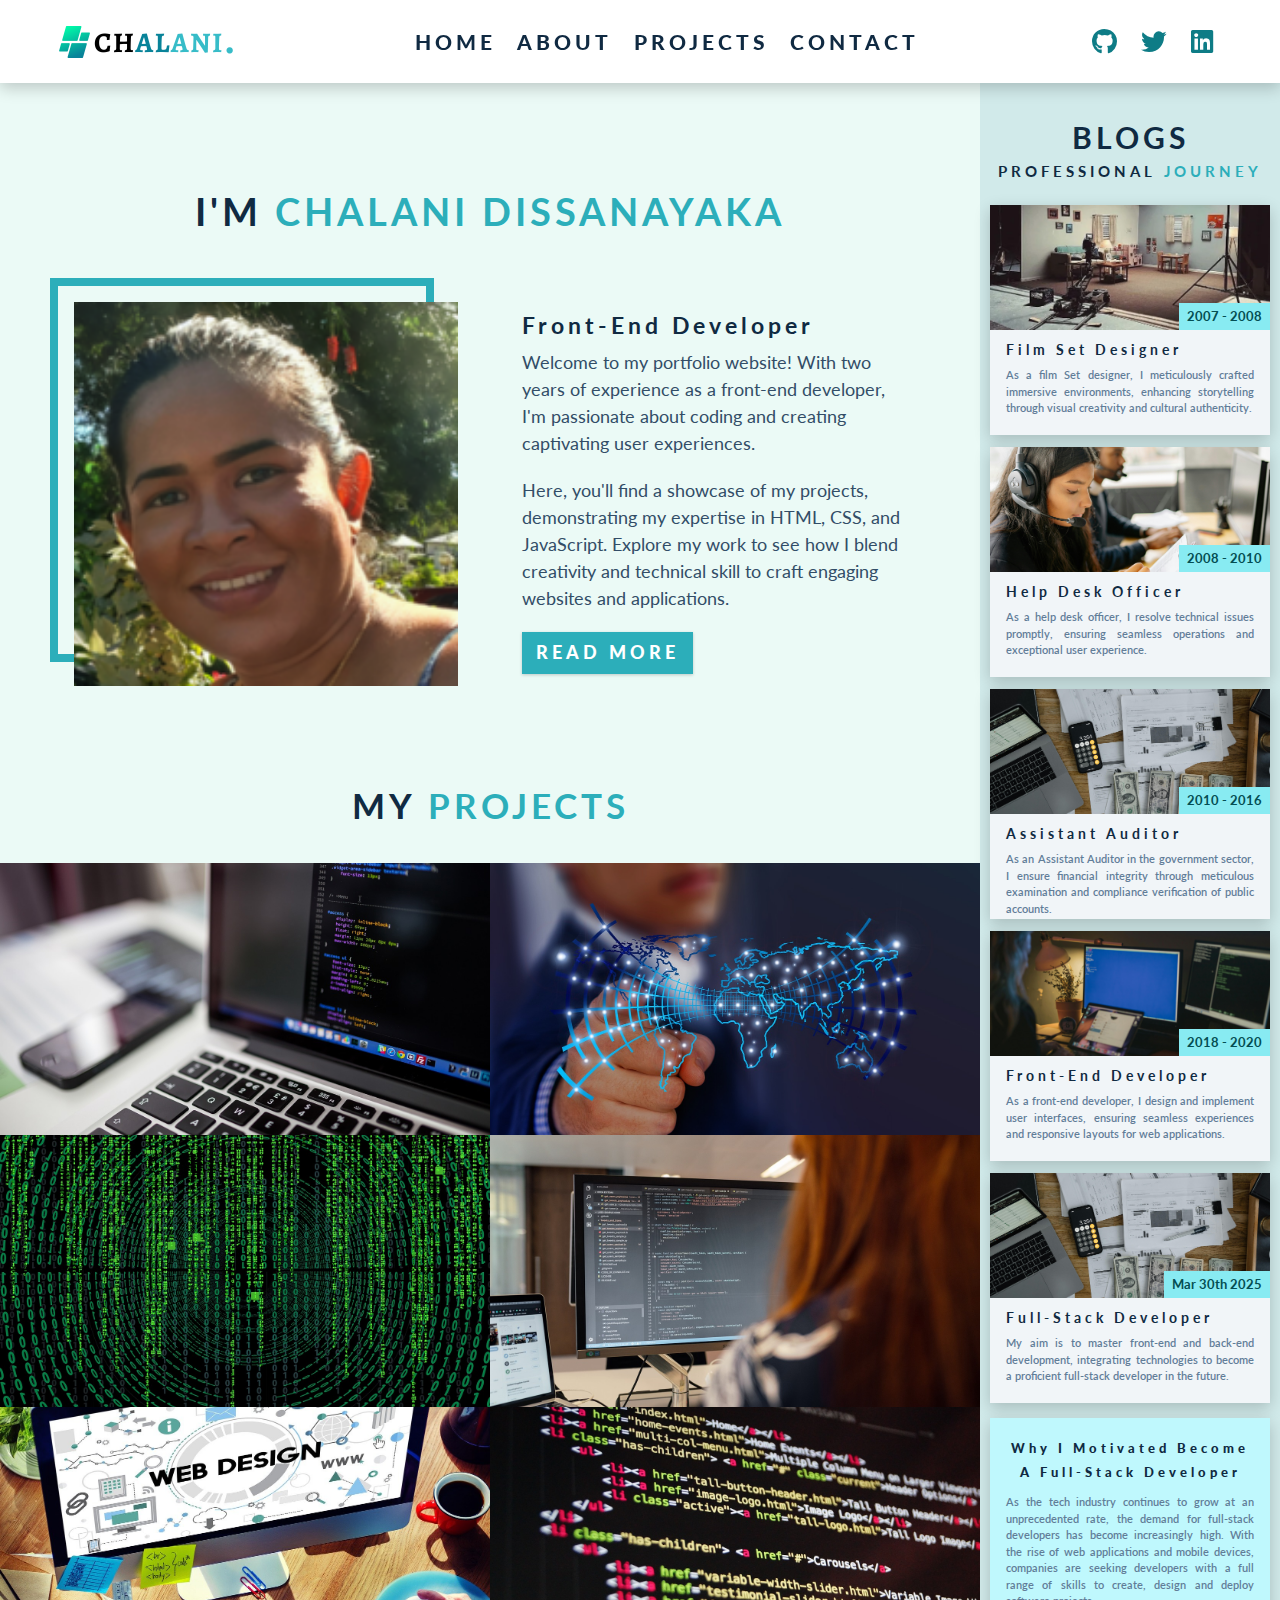
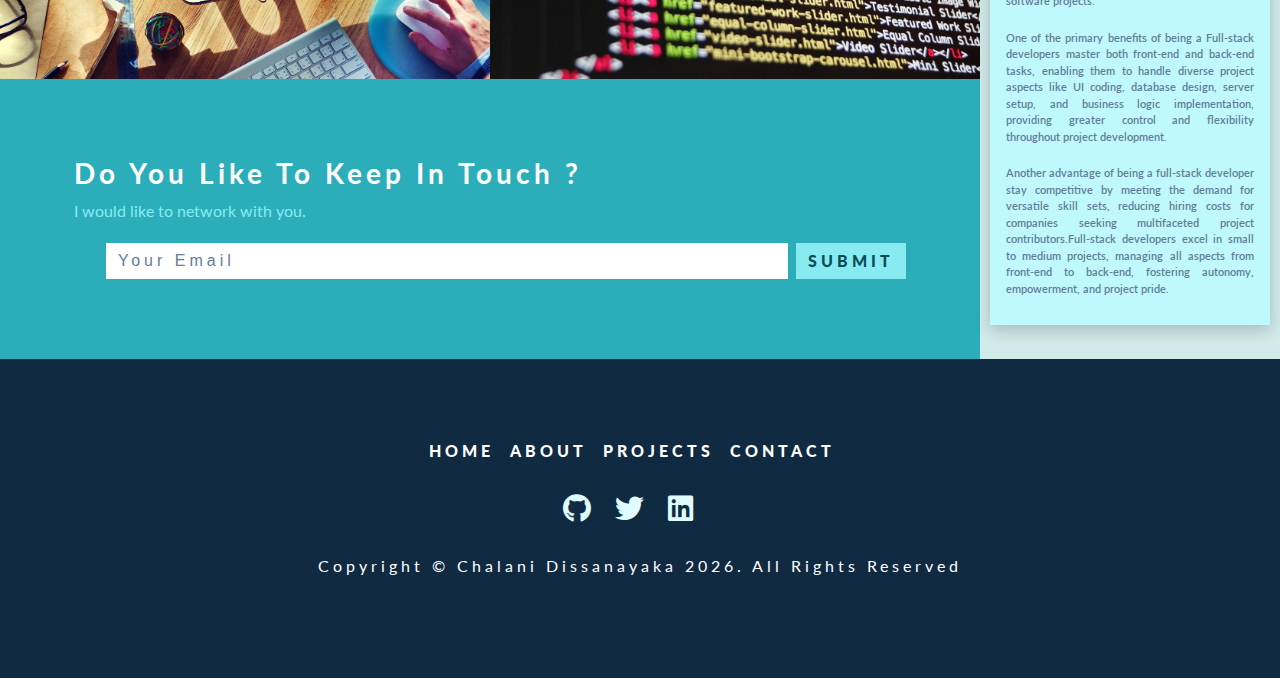
<file: src/index.html>
<!DOCTYPE html>
<html lang="en">
  <head>
    <meta charset="UTF-8" />
    <meta name="viewport" content="width=device-width, initial-scale=1.0" />
    <meta http-equiv="X-UA-Compatible" content="ie=edge" />
    <title>Chalani Dissanayaka || Portfolio</title>
    <!-- favicon -->
    <link
      rel="shortcut icon"
      href="./images/B-icon-1.png"
      type="image/x-icon"
    />
    <!-- font-awesome -->
    <link
      rel="stylesheet"
      href="./fontawesome-free-5.12.1-web/css/all.min.css"
    />
    <!-- styles css -->
    <link rel="stylesheet" href="./css/style.css" />
  </head>

  <body>
    <!-- header  -->
    <header class="main-head">
      <!-- navbar -->
      <nav class="navbar">
        <div class="nav-center">
          <!-- nav header -->
          <div class="nav-header">
            <img src="./images/logo-2.png" class="nav-logo" alt="" />
            <button type="button" class="nav-toggle" id="nav-toggle">
              <i class="fas fa-bars"></i>
            </button>
          </div>
          <!-- end of nav header -->
          <!-- nav links -->
          <ul class="nav-links" id="nav-links">
            <!-- single link -->
            <li>
              <a href="index.html" class="nav-link scroll-link">home</a>
            </li>
            <!-- end of single link -->
            <!-- single link -->
            <li>
              <a href="about.html" class="nav-link scroll-link">about</a>
            </li>
            <!-- end of single link -->
            <!-- single link -->
            <li>
              <a href="project.html" class="nav-link scroll-link">projects</a>
            </li>
            <!-- end of single link -->
            <!-- single link -->
            <li>
              <a href="contact.html" class="nav-link scroll-link">contact</a>
            </li>
            <!-- end of single link -->
          </ul>
          <!-- end of nav links -->
          <!-- nav icons -->
          <ul class="nav-icons">
            <!-- single icon -->
            <li>
              <a
                href="https://github.com/ChalaniDissanayaka"
                target="_blank"
                class="nav-icon"
              >
                <i class="fab fa-github"></i>
              </a>
            </li>
            <!-- end of single icon -->
            <!-- single icon -->
            <li>
              <a
                href="https://www.twitter.com"
                target="_blank"
                class="nav-icon"
              >
                <i class="fab fa-twitter"></i>
              </a>
            </li>
            <!-- end of single icon -->
            <!-- single icon -->
            <li>
              <a
                href="https://www.linkedin.com/in/chalani-dissanayaka-3b4830320/"
                target="_blank"
                class="nav-icon"
              >
                <i class="fab fa-linkedin"></i>
              </a>
            </li>
            <!-- end of single icon -->
          </ul>
          <!-- end of nav icons -->
        </div>
      </nav>
    </header>
    <!-- end of header  -->

    <div class="container">
      <!-- about section -->
      <section class="section about-section">
        <!-- section-title -->
        <div class="section-title">
          <h2>I'm <span>Chalani Dissanayaka</span></h2>
        </div>
        <!-- end of section-title -->
        <div class="section-center about-center">
          <!-- about img wrapper -->
          <article class="about-img">
            <img
              src="./images/about.png"
              class="about-photo"
              alt="about photo"
            />
          </article>
          <!-- about info -->
          <article class="about-info">
            <h3>Front-end Developer</h3>
            <p>
              Welcome to my portfolio website! With two years of experience as a
              front-end developer, I'm passionate about coding and creating
              captivating user experiences.
            </p>
            <p>
              Here, you'll find a showcase of my projects, demonstrating my
              expertise in HTML, CSS, and JavaScript. Explore my work to see how
              I blend creativity and technical skill to craft engaging websites
              and applications.
            </p>
            <a href="about.html" class="btn"> read more</a>
          </article>
        </div>
      </section>
      <!-- end of about section -->

      <!-- -------- Project-Gallery ----  -->
      <section class="project-gallery">
        <!-- section-title -->
        <div class="section-title">
          <h2>My <span>Projects</span></h2>
        </div>
        <div class="gallery-center">
          <!-- single item -->
          <article class="gallery-img-container">
            <a href="project.html" class="gallery-img">
              <img src="./images/gallery-1.jpg" class="gallery-img" alt="" />
              <i class="fas fa-search gallery-icon"></i>
            </a>
          </article>
          <!-- end of single item -->

          <!-- single item -->
          <article class="gallery-img-container">
            <a href="project.html" class="gallery-img">
              <img src="./images/gallery-2.jpg" class="gallery-img" alt="" />
              <i class="fas fa-search gallery-icon"></i>
            </a>
          </article>
          <!-- end of single item -->
          <!-- single item -->
          <article class="gallery-img-container">
            <a href="project.html" class="gallery-img">
              <img src="./images/gallery-3.jpg" class="gallery-img" alt="" />
              <i class="fas fa-search gallery-icon"></i>
            </a>
          </article>
          <!-- end of single item -->
          <!-- single item -->
          <article class="gallery-img-container">
            <a href="project.html" class="gallery-img">
              <img src="./images/gallery-4.jpg" class="gallery-img" alt="" />
              <i class="fas fa-search gallery-icon"></i>
            </a>
          </article>
          <!-- end of single item -->
          <!-- single item -->
          <article class="gallery-img-container">
            <a href="project.html" class="gallery-img">
              <img src="./images/gallery-5.jpg" class="gallery-img" alt="" />
              <i class="fas fa-search gallery-icon"></i>
            </a>
          </article>
          <!-- end of single item -->
          <!-- single item -->
          <article class="gallery-img-container">
            <a href="project.html" class="gallery-img">
              <img src="./images/gallery-6.jpg" class="gallery-img" alt="" />
              <i class="fas fa-search gallery-icon"></i>
            </a>
          </article>
          <!-- end of single item -->
        </div>
      </section>
      <!-- ------ end of Project Gallery ------- -->

      <!-- --------- Contact Section --------- -->
      <section class="contact-me">
        <!-- contact -->
        <section class="section contact">
          <div class="section-center contact-center">
            <!-- contact title -->
            <article class="contact-title">
              <h3>Do you like to keep in touch ?</h3>
              <p>I would like to network with you.</p>
            </article>
            <!-- contact form -->
            <form class="contact-form">
              <input
                type="email"
                name="email"
                class="form-control"
                placeholder="your email"
              />
              <button type="submit" class="btn-submit">submit</button>
            </form>
          </div>
        </section>
        <!-- end of section -->
      </section>
      <!-- ------ end of Contact Section ---- -->

      <!-- ----------Aside Blog Section ------ -->
      <aside class="sidebar">
        <!-- section-title -->
        <div class="section-title">
          <h1>Blogs</h1>
          <h2>Professional <span>Journey</span></h2>
        </div>
        <!-- end of section-title -->

        <!-- aside-center -->
        <div class="section-center aside-center">
          <!-- single blog -->
          <article class="blog-card">
            <div class="blog-img-container">
              <img src="images/blog-img-1.png" class="blog-img" alt="" />
              <p class="blog-date">2007 - 2008</p>
            </div>
            <!-- blog info -->
            <div class="blog-info">
              <h4>film set designer</h4>
              <p>
                As a film Set designer, I meticulously crafted immersive
                environments, enhancing storytelling through visual creativity
                and cultural authenticity.
              </p>
            </div>
            <!-- end of blog info -->
          </article>
          <!-- end of single blog -->

          <!-- single blog -->
          <article class="blog-card">
            <div class="blog-img-container">
              <img src="images/blog-img-3.png" class="blog-img" alt="" />
              <p class="blog-date">2008 - 2010</p>
            </div>
            <!-- blog info -->
            <div class="blog-info">
              <h4>help desk officer</h4>
              <p>
                As a help desk officer, I resolve technical issues promptly,
                ensuring seamless operations and exceptional user experience.
              </p>
            </div>
            <!-- end of blog info -->
          </article>
          <!-- end of single blog -->

          <!-- single blog -->
          <article class="blog-card">
            <div class="blog-img-container">
              <img src="images/blog-img-2.png" class="blog-img" alt="" />
              <p class="blog-date">2010 - 2016</p>
            </div>
            <!-- blog info -->
            <div class="blog-info">
              <h4>Assistant Auditor</h4>
              <p>
                As an Assistant Auditor in the government sector, I ensure
                financial integrity through meticulous examination and
                compliance verification of public accounts.
              </p>
            </div>
            <!-- end of blog info -->
          </article>
          <!-- end of single blog -->

          <!-- single blog -->
          <article class="blog-card">
            <div class="blog-img-container">
              <img src="images/blog-img-4.png" class="blog-img" alt="" />
              <p class="blog-date">2018 - 2020</p>
            </div>
            <!-- blog info -->
            <div class="blog-info">
              <h4>front-end developer</h4>
              <p>
                As a front-end developer, I design and implement user
                interfaces, ensuring seamless experiences and responsive layouts
                for web applications.
              </p>
            </div>
            <!-- end of blog info -->
          </article>
          <!-- end of single blog -->

          <!-- single blog -->
          <article class="blog-card">
            <div class="blog-img-container">
              <img src="images/blog-img-2.png" class="blog-img" alt="" />
              <p class="blog-date">Mar 30th 2025</p>
            </div>
            <!-- blog info -->
            <div class="blog-info">
              <h4>Full-Stack Developer</h4>
              <p>
                My aim is to master front-end and back-end development,
                integrating technologies to become a proficient full-stack
                developer in the future.
              </p>
            </div>
            <!-- end of blog info -->
          </article>
          <!-- end of single blog -->
          <!-- single blog -->
          <article class="blog-card news-card">
            <!-- blog info -->
            <div class="blog-info news-info">
              <h4>Why I motivated become a Full-Stack Developer</h4>
              <p>
                As the tech industry continues to grow at an unprecedented rate,
                the demand for full-stack developers has become increasingly
                high. With the rise of web applications and mobile devices,
                companies are seeking developers with a full range of skills to
                create, design and deploy software projects.
              </p>
              <p>
                One of the primary benefits of being a Full-stack developers
                master both front-end and back-end tasks, enabling them to
                handle diverse project aspects like UI coding, database design,
                server setup, and business logic implementation, providing
                greater control and flexibility throughout project development.
              </p>
              <p>
                Another advantage of being a full-stack developer stay
                competitive by meeting the demand for versatile skill sets,
                reducing hiring costs for companies seeking multifaceted project
                contributors.Full-stack developers excel in small to medium
                projects, managing all aspects from front-end to back-end,
                fostering autonomy, empowerment, and project pride.
              </p>
            </div>
            <!-- end of blog info -->
          </article>
          <!-- end of single blog -->
        </div>
      </aside>
      <!-- ------ end of Aside Blog Section ------ -->
    </div>

    <!-- -------- Footer ------------- -->
    <footer class="section footer">
      <!-- footer links -->
      <ul class="footer-links">
        <!-- single link -->
        <li>
          <a href="index.html" class="footer-link scroll-link">home</a>
        </li>
        <!-- end of single link -->
        <!-- single link -->
        <li>
          <a href="about.html" class="footer-link scroll-link">about</a>
        </li>
        <!-- end of single link -->
        <!-- single link -->
        <li>
          <a href="project.html" class="footer-link scroll-link">projects</a>
        </li>
        <!-- end of single link -->
        <!-- single link -->
        <li>
          <a href="contact.html" class="footer-link scroll-link">contact</a>
        </li>
        <!-- end of single link -->
      </ul>
      <!-- end of footer links -->
      <!-- footer icons -->
      <ul class="footer-icons">
        <!-- single icon -->
        <li>
          <a
            href="https://github.com/ChalaniDissanayaka"
            target="_blank"
            class="footer-icon"
          >
            <i class="fab fa-github"></i>
          </a>
        </li>
        <!-- end of single icon -->
        <!-- single icon -->
        <li>
          <a href="https://www.twitter.com" target="_blank" class="footer-icon">
            <i class="fab fa-twitter"></i>
          </a>
        </li>
        <!-- end of single icon -->
        <!-- single icon -->
        <li>
          <a
            href="https://www.linkedin.com/in/chalani-dissanayaka-3b4830320/"
            target="_blank"
            class="footer-icon"
          >
            <i class="fab fa-linkedin"></i>
          </a>
        </li>
        <!-- end of single icon -->
      </ul>
      <!-- end of footer icons -->
      <p class="copyright">
        copyright &copy; chalani dissanayaka <span id="date"></span>. all rights
        reserved
      </p>
    </footer>
    <!-- -------- end of Footer ------------- -->

    <!-- js -->
    <script src="./js/app.js"></script>
  </body>
</html>
</file>
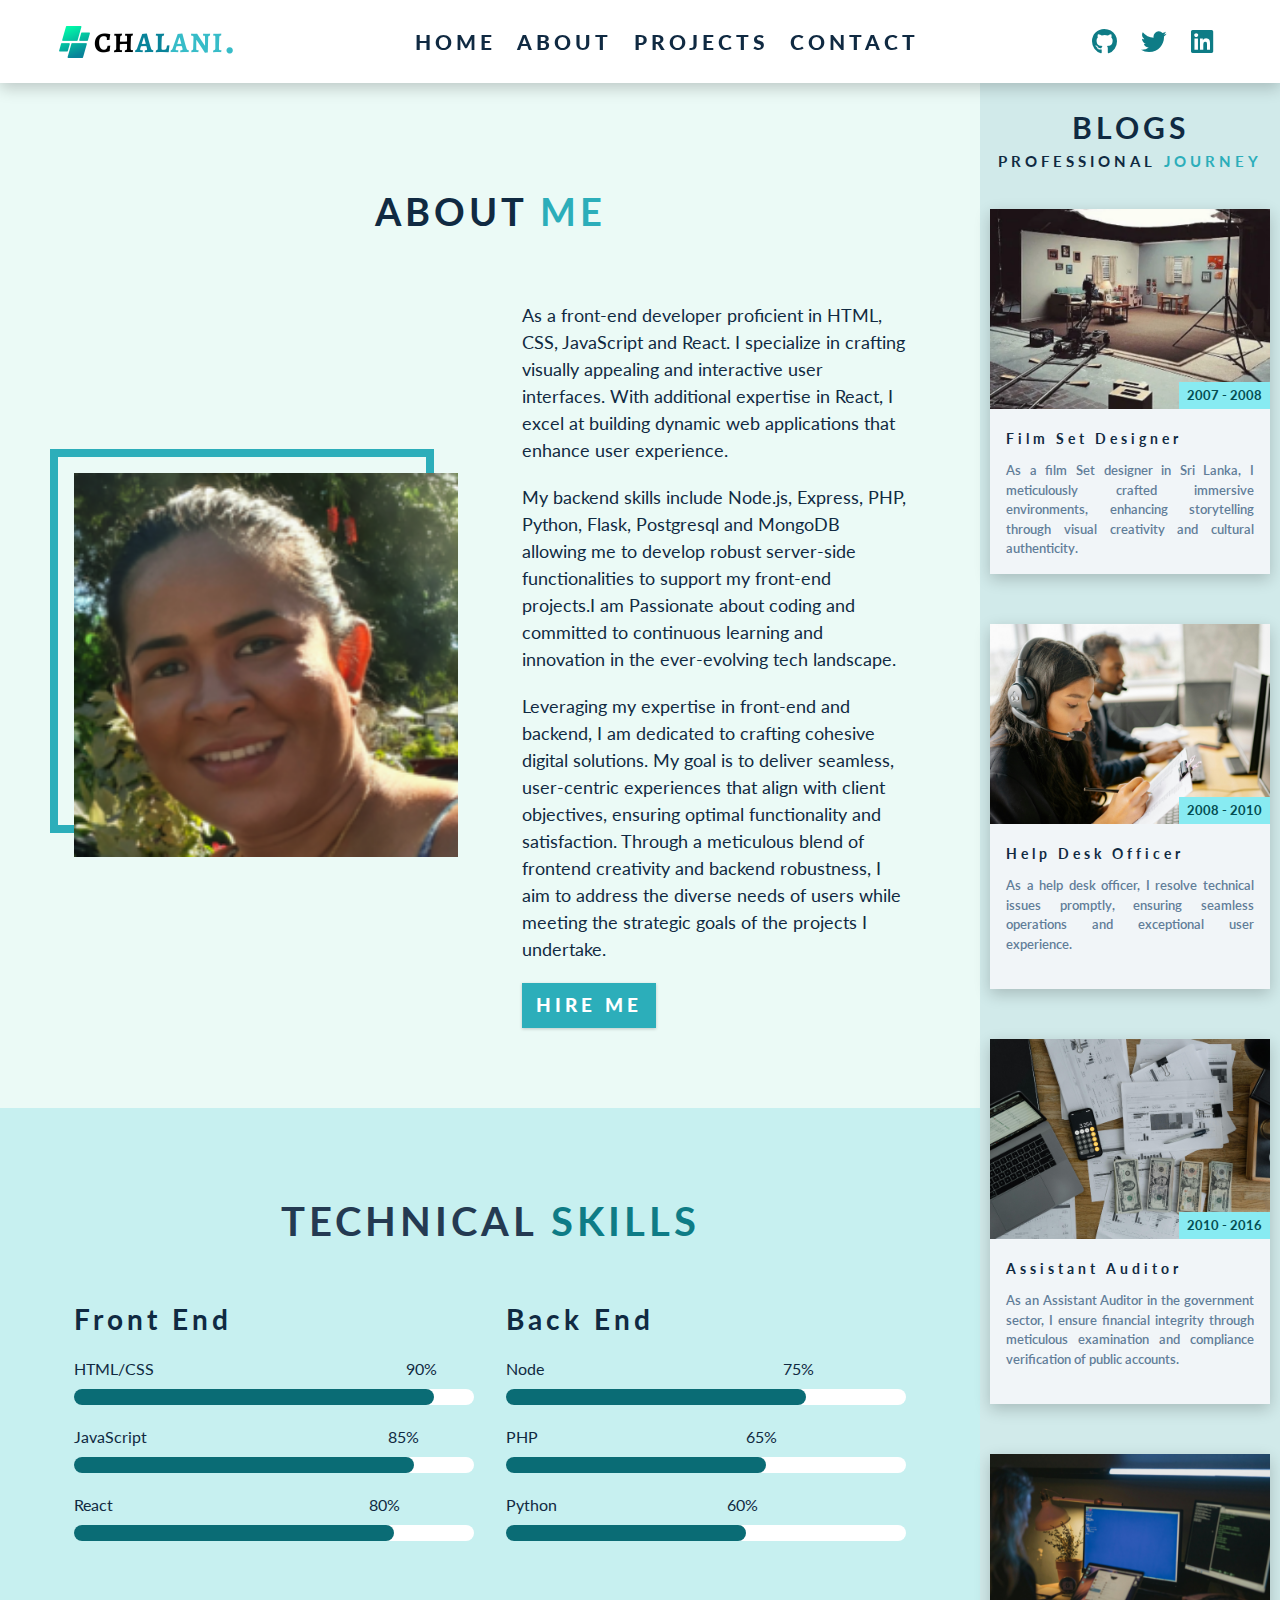
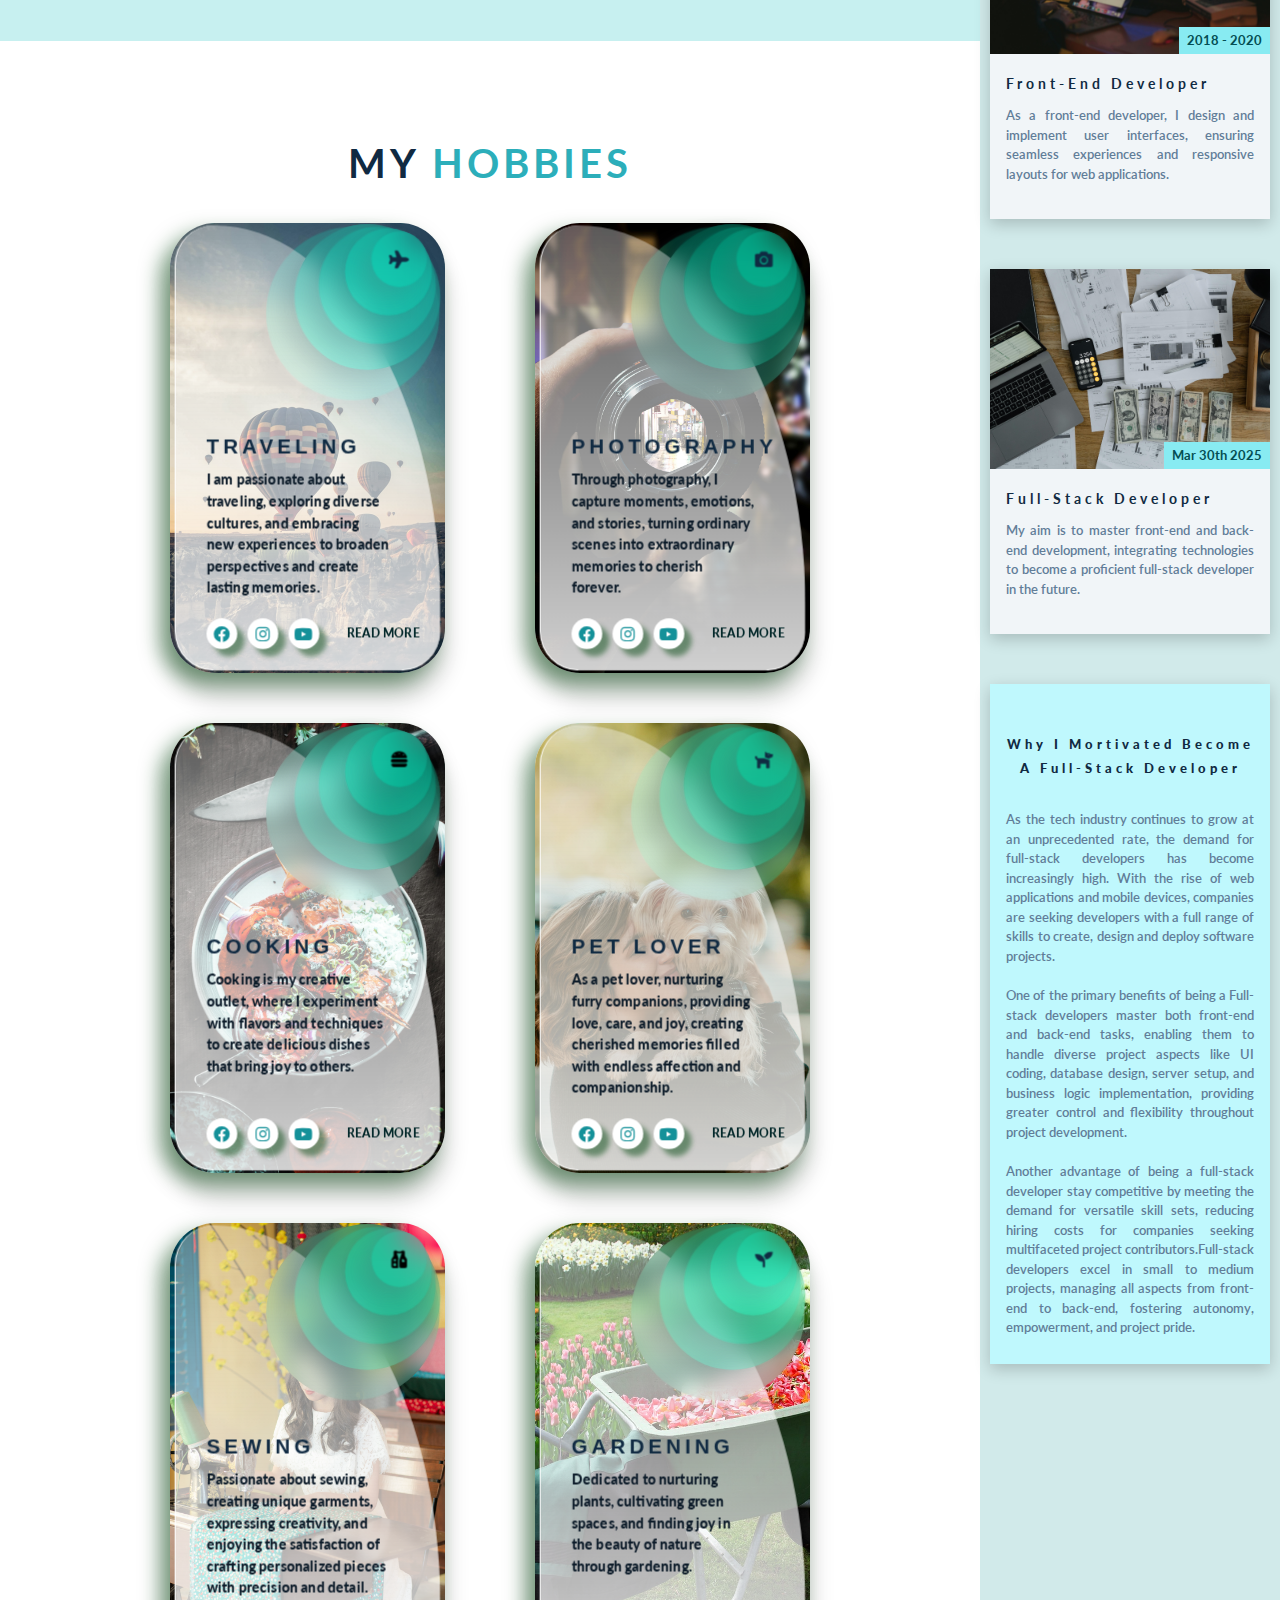
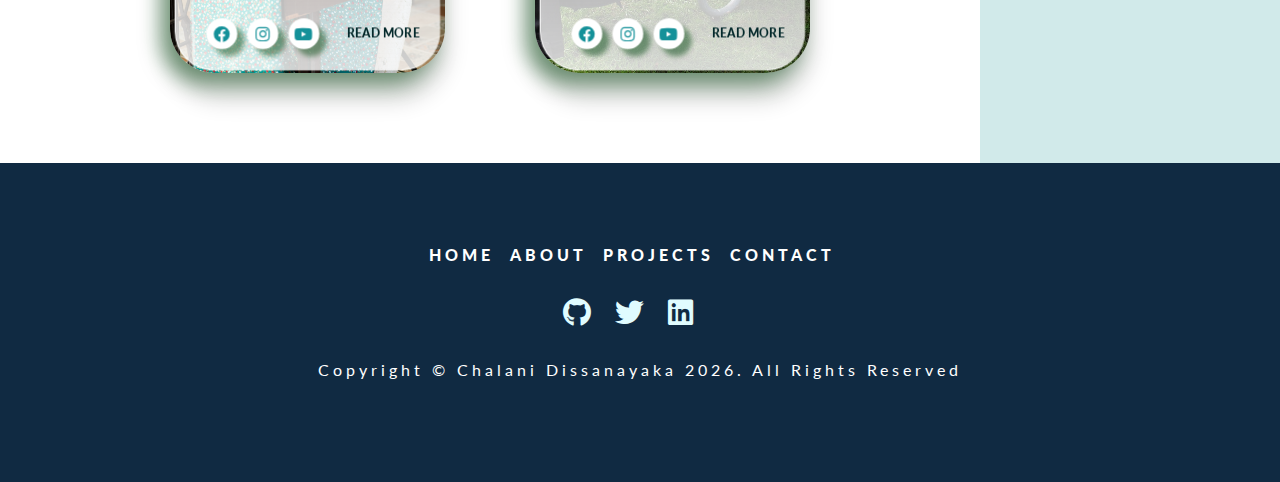
<file: src/about.html>
<!DOCTYPE html>
<html lang="en">
  <head>
    <meta charset="UTF-8" />
    <meta name="viewport" content="width=device-width, initial-scale=1.0" />
    <meta http-equiv="X-UA-Compatible" content="ie=edge" />
    <title>Chalani Dissanayaka || Portfolio</title>
    <!-- favicon -->
    <link
      rel="shortcut icon"
      href="./images/B-icon-1.png"
      type="image/x-icon"
    />
    <!-- font-awesome -->
    <link
      rel="stylesheet"
      href="./fontawesome-free-5.12.1-web/css/all.min.css"
    />
    <!-- styles css -->
    <link rel="stylesheet" href="./css/about.css" />
  </head>

  <body>
    <!-- -------------- Header section -------------- -->
    <header class="main-head">
      <!-- -------- Navbar -------- -->
      <nav class="navbar">
        <div class="nav-center">
          <!-- nav header -->
          <div class="nav-header">
            <img src="./images/logo-2.png" class="nav-logo" alt="" />
            <button type="button" class="nav-toggle" id="nav-toggle">
              <i class="fas fa-bars"></i>
            </button>
          </div>
          <!-- end of nav header -->
          <!-- nav links -->
          <ul class="nav-links" id="nav-links">
            <!-- single link -->
            <li>
              <a href="index.html" class="nav-link scroll-link">home</a>
            </li>
            <!-- end of single link -->
            <!-- single link -->
            <li>
              <a href="about.html" class="nav-link scroll-link">about</a>
            </li>
            <!-- end of single link -->
            <!-- single link -->
            <li>
              <a href="project.html" class="nav-link scroll-link">projects</a>
            </li>
            <!-- end of single link -->
            <!-- single link -->
            <li>
              <a href="contact.html" class="nav-link scroll-link">contact</a>
            </li>
            <!-- end of single link -->
          </ul>
          <!-- end of nav links -->
          <!-- nav icons -->
          <ul class="nav-icons">
            <!-- single icon -->
            <li>
              <a
                href="https://github.com/ChalaniDissanayaka"
                target="_blank"
                class="nav-icon"
              >
                <i class="fab fa-github"></i>
              </a>
            </li>
            <!-- end of single icon -->
            <!-- single icon -->
            <li>
              <a
                href="https://www.twitter.com"
                target="_blank"
                class="nav-icon"
              >
                <i class="fab fa-twitter"></i>
              </a>
            </li>
            <!-- end of single icon -->
            <!-- single icon -->
            <li>
              <a
                href="https://www.linkedin.com/in/chalani-dissanayaka-3b4830320/"
                target="_blank"
                class="nav-icon"
              >
                <i class="fab fa-linkedin"></i>
              </a>
            </li>
            <!-- end of single icon -->
          </ul>
          <!-- end of nav icons -->
        </div>
      </nav>
      <!-- -------- end of Navbar -------- -->
    </header>
    <!-- ------------- end of Header ------------ -->

    <div class="container">
      <!-- -----------  About section ------------- -->
      <section class="section about-section">
        <!-- section-title -->
        <div class="section-title">
          <h2>About <span>Me</span></h2>
        </div>
        <!-- end of section-title -->
        <div class="section-center about-center">
          <!-- about img wrapper -->
          <article class="about-img">
            <img
              src="./images/about.png"
              class="about-photo"
              alt="about photo"
            />
          </article>
          <!-- about info -->
          <article class="about-info">
            <p>
              As a front-end developer proficient in HTML, CSS, JavaScript and
              React. I specialize in crafting visually appealing and interactive
              user interfaces. With additional expertise in React, I excel at
              building dynamic web applications that enhance user experience.
            </p>
            <p>
              My backend skills include Node.js, Express, PHP, Python, Flask,
              Postgresql and MongoDB allowing me to develop robust server-side
              functionalities to support my front-end projects.I am Passionate
              about coding and committed to continuous learning and innovation
              in the ever-evolving tech landscape.
            </p>
            <p>
              Leveraging my expertise in front-end and backend, I am dedicated
              to crafting cohesive digital solutions. My goal is to deliver
              seamless, user-centric experiences that align with client
              objectives, ensuring optimal functionality and satisfaction.
              Through a meticulous blend of frontend creativity and backend
              robustness, I aim to address the diverse needs of users while
              meeting the strategic goals of the projects I undertake.
            </p>
            <a href="images/CHALANI_DISSANAYAKA.pdf" class="btn"> Hire Me</a>
          </article>
        </div>
      </section>
      <!-- ----------- end of about section ---------- -->

      <!--  ------------ Skills Section----------  -->
      <section class="section skills">
        <!-- section title -->
        <div class="section-title">
          <h2>Technical <span> Skills</span></h2>
          <div class="underline"></div>
        </div>
        <!-- end of section title -->
        <div class="section-center skills-center">
          <article>
            <h3>front end</h3>
            <!-- single skill -->
            <div class="skill">
              <p>HTML/CSS</p>
              <div class="skill-container">
                <div class="skill-value"></div>
                <p class="skill-text">90%</p>
              </div>
            </div>
            <!-- end of single skill -->
            <!-- single skill -->
            <div class="skill">
              <p>JavaScript</p>
              <div class="skill-container">
                <div class="skill-value value-85"></div>
                <p class="skill-text skill-text-85">85%</p>
              </div>
            </div>
            <!-- end of single skill -->
            <!-- single skill -->
            <div class="skill">
              <p>React</p>
              <div class="skill-container">
                <div class="skill-value value-80"></div>
                <p class="skill-text skill-text-80">80%</p>
              </div>
            </div>
            <!-- end of single skill -->
          </article>
          <article>
            <h3>back end</h3>
            <!-- single skill -->
            <div class="skill">
              <p>Node</p>
              <div class="skill-container">
                <div class="skill-value value-75"></div>
                <p class="skill-text skill-text-75">75%</p>
              </div>
            </div>
            <!-- end of single skill -->
            <!-- single skill -->
            <div class="skill">
              <p>PHP</p>
              <div class="skill-container">
                <div class="skill-value value-65"></div>
                <p class="skill-text skill-text-65">65%</p>
              </div>
            </div>
            <!-- end of single skill -->
            <!-- single skill -->
            <div class="skill">
              <p>Python</p>
              <div class="skill-container">
                <div class="skill-value value-60"></div>
                <p class="skill-text skill-text-60">60%</p>
              </div>
            </div>
            <!-- end of single skill -->
          </article>
        </div>
      </section>
      <!--  ----- end of skills Section -----  -->

      <!--  ------ Hobbies Section -------  -->
      <section class="section hobbies">
        <!-- section-title -->
        <div class="section-title">
          <h2>My <span>Hobbies</span></h2>
        </div>
        <!-- end of section-title -->

        <!-- featured-center -->
        <div class="section-center hobby-center">
          <!-- single hobby -->
          <div class="hobby-container">
            <div class="hobby-card">
              <div class="hobby-logo">
                <img src="./images/hobby-1.png" class="hobby-img" alt="" />
                <span class="circle circle1"></span>
                <span class="circle circle2"></span>
                <span class="circle circle3"></span>
                <span class="circle circle4"></span>
                <span class="circle circle5">
                  <i class="fas fa-plane"></i>
                </span>
              </div>

              <div class="hobby-glass">
                <div class="hobby-content">
                  <h1>Traveling</h1>
                  <p>
                    I am passionate about traveling, exploring diverse cultures,
                    and embracing new experiences to broaden perspectives and
                    create lasting memories.
                  </p>
                </div>

                <div class="hobby-footer">
                  <div class="social">
                    <span class="social_icons">
                      <a href="https://www.facebook.com">
                        <i class="fab fa-facebook"></i>
                      </a>
                    </span>
                    <span class="social_icons">
                      <a href="https://www.instagram.com">
                        <i class="fab fa-instagram"></i>
                      </a>
                    </span>
                    <span class="social_icons">
                      <a href="https://www.youtube.com">
                        <i class="fab fa-youtube"></i>
                      </a>
                    </span>
                  </div>
                  <div class="link">Read More</div>
                </div>
              </div>
            </div>
          </div>
          <!-- end of single hobby -->

          <!-- single hobby -->
          <div class="hobby-container">
            <div class="hobby-card">
              <div class="hobby-logo">
                <img src="./images/hobby-2.jpg" class="hobby-img" alt="" />
                <span class="circle circle1"></span>
                <span class="circle circle2"></span>
                <span class="circle circle3"></span>
                <span class="circle circle4"></span>
                <span class="circle circle5">
                  <i class="fas fa-camera"></i>
                </span>
              </div>

              <div class="hobby-glass">
                <div class="hobby-content">
                  <h1>Photography</h1>
                  <p>
                    Through photography, I capture moments, emotions, and
                    stories, turning ordinary scenes into extraordinary memories
                    to cherish forever.
                  </p>
                </div>

                <div class="hobby-footer">
                  <div class="social">
                    <span class="social_icons">
                      <a href="https://www.facebook.com">
                        <i class="fab fa-facebook"></i>
                      </a>
                    </span>
                    <span class="social_icons">
                      <a href="https://www.instagram.com">
                        <i class="fab fa-instagram"></i>
                      </a>
                    </span>
                    <span class="social_icons">
                      <a href="https://www.youtube.com">
                        <i class="fab fa-youtube"></i>
                      </a>
                    </span>
                  </div>
                  <div class="link">Read More</div>
                </div>
              </div>
            </div>
          </div>
          <!-- end of single hobby -->

          <!-- single hobby -->
          <div class="hobby-container">
            <div class="hobby-card">
              <div class="hobby-logo">
                <img src="./images/hobby-3.jpg" class="hobby-img" alt="" />
                <span class="circle circle1"></span>
                <span class="circle circle2"></span>
                <span class="circle circle3"></span>
                <span class="circle circle4"></span>
                <span class="circle circle5">
                  <svg xmlns="http://www.w3.org/2000/svg" viewBox="0 0 512 512">
                    <!--!Font Awesome Free 6.5.1 by @fontawesome - https://fontawesome.com License - https://fontawesome.com/license/free Copyright 2024 Fonticons, Inc.-->
                    <path
                      d="M61.1 224C45 224 32 211 32 194.9c0-1.9 .2-3.7 .6-5.6C37.9 168.3 78.8 32 256 32s218.1 136.3 223.4 157.3c.5 1.9 .6 3.7 .6 5.6c0 16.1-13 29.1-29.1 29.1H61.1zM144 128a16 16 0 1 0 -32 0 16 16 0 1 0 32 0zm240 16a16 16 0 1 0 0-32 16 16 0 1 0 0 32zM272 96a16 16 0 1 0 -32 0 16 16 0 1 0 32 0zM16 304c0-26.5 21.5-48 48-48H448c26.5 0 48 21.5 48 48s-21.5 48-48 48H64c-26.5 0-48-21.5-48-48zm16 96c0-8.8 7.2-16 16-16H464c8.8 0 16 7.2 16 16v16c0 35.3-28.7 64-64 64H96c-35.3 0-64-28.7-64-64V400z"
                    />
                  </svg>
                </span>
              </div>

              <div class="hobby-glass">
                <div class="hobby-content">
                  <h1>Cooking</h1>
                  <p>
                    Cooking is my creative outlet, where I experiment with
                    flavors and techniques to create delicious dishes that bring
                    joy to others.
                  </p>
                </div>

                <div class="hobby-footer">
                  <div class="social">
                    <span class="social_icons">
                      <a href="https://www.facebook.com">
                        <i class="fab fa-facebook"></i>
                      </a>
                    </span>
                    <span class="social_icons">
                      <a href="https://www.instagram.com">
                        <i class="fab fa-instagram"></i>
                      </a>
                    </span>
                    <span class="social_icons">
                      <a href="https://www.youtube.com">
                        <i class="fab fa-youtube"></i>
                      </a>
                    </span>
                  </div>
                  <div class="link">Read More</div>
                </div>
              </div>
            </div>
          </div>
          <!-- end of single hobby -->

          <!-- single hobby -->
          <div class="hobby-container">
            <div class="hobby-card">
              <div class="hobby-logo">
                <img src="./images/hobby-4.png" class="hobby-img" alt="" />
                <span class="circle circle1"></span>
                <span class="circle circle2"></span>
                <span class="circle circle3"></span>
                <span class="circle circle4"></span>
                <span class="circle circle5">
                  <i class="fas fa-dog"></i>
                </span>
              </div>

              <div class="hobby-glass">
                <div class="hobby-content">
                  <h1>Pet Lover</h1>
                  <p>
                    As a pet lover, nurturing furry companions, providing love,
                    care, and joy, creating cherished memories filled with
                    endless affection and companionship.
                  </p>
                </div>

                <div class="hobby-footer">
                  <div class="social">
                    <span class="social_icons">
                      <a href="https://www.facebook.com">
                        <i class="fab fa-facebook"></i>
                      </a>
                    </span>
                    <span class="social_icons">
                      <a href="https://www.instagram.com">
                        <i class="fab fa-instagram"></i>
                      </a>
                    </span>
                    <span class="social_icons">
                      <a href="https://www.youtube.com">
                        <i class="fab fa-youtube"></i>
                      </a>
                    </span>
                  </div>
                  <div class="link">Read More</div>
                </div>
              </div>
            </div>
          </div>
          <!-- end of single hobby -->

          <!-- single hobby -->
          <div class="hobby-container">
            <div class="hobby-card">
              <div class="hobby-logo">
                <img src="./images/hobby-5.jpg" class="hobby-img" alt="" />
                <span class="circle circle1"></span>
                <span class="circle circle2"></span>
                <span class="circle circle3"></span>
                <span class="circle circle4"></span>
                <span class="circle circle5">
                  <svg xmlns="http://www.w3.org/2000/svg" viewBox="0 0 448 512">
                    <!--!Font Awesome Free 6.5.1 by @fontawesome - https://fontawesome.com License - https://fontawesome.com/license/free Copyright 2024 Fonticons, Inc.-->
                    <path
                      d="M151.2 69.7l55.9 167.7-11 33.1c-2.7 8.2-4.1 16.7-4.1 25.3V464c0 14.5 3.9 28.2 10.7 39.9C195 509 185.9 512 176 512H48c-26.5 0-48-21.5-48-48V270.5c0-9.5 2.8-18.7 8.1-26.6l47.9-71.8c5.3-7.9 8.1-17.1 8.1-26.6V128 54.3 48C64 21.5 85.5 0 112 0h4.5c.2 0 .4 0 .6 0c.4 0 .8 0 1.2 0c18.8 0 34.1 9.7 44.1 18.8C171.6 27.2 190.8 40 224 40s52.4-12.8 61.7-21.2C295.7 9.7 311 0 329.7 0c.4 0 .8 0 1.2 0c.2 0 .4 0 .6 0H336c26.5 0 48 21.5 48 48v6.3V128v17.5c0 9.5 2.8 18.7 8.1 26.6l47.9 71.8c5.3 7.9 8.1 17.1 8.1 26.6V464c0 26.5-21.5 48-48 48H272c-26.5 0-48-21.5-48-48V295.8c0-5.2 .8-10.3 2.5-15.2L296.8 69.7C279.4 79.7 255.4 88 224 88s-55.4-8.3-72.8-18.3zM96 456a40 40 0 1 0 0-80 40 40 0 1 0 0 80zM63.5 255.5c-4.7 4.7-4.7 12.3 0 17L79 288 63.5 303.5c-4.7 4.7-4.7 12.3 0 17s12.3 4.7 17 0L96 305l15.5 15.5c4.7 4.7 12.3 4.7 17 0s4.7-12.3 0-17L113 288l15.5-15.5c4.7-4.7 4.7-12.3 0-17s-12.3-4.7-17 0L96 271 80.5 255.5c-4.7-4.7-12.3-4.7-17 0zM304 280v8 32c0 8.8 7.2 16 16 16h32 8c13.3 0 24-10.7 24-24s-10.7-24-24-24h-8v-8c0-13.3-10.7-24-24-24s-24 10.7-24 24z"
                    />
                  </svg>
                </span>
              </div>

              <div class="hobby-glass">
                <div class="hobby-content">
                  <h1>sewing</h1>
                  <p>
                    Passionate about sewing, creating unique garments,
                    expressing creativity, and enjoying the satisfaction of
                    crafting personalized pieces with precision and detail.
                  </p>
                </div>

                <div class="hobby-footer">
                  <div class="social">
                    <span class="social_icons">
                      <a href="https://www.facebook.com">
                        <i class="fab fa-facebook"></i>
                      </a>
                    </span>
                    <span class="social_icons">
                      <a href="https://www.instagram.com">
                        <i class="fab fa-instagram"></i>
                      </a>
                    </span>
                    <span class="social_icons">
                      <a href="https://www.youtube.com">
                        <i class="fab fa-youtube"></i>
                      </a>
                    </span>
                  </div>
                  <div class="link">Read More</div>
                </div>
              </div>
            </div>
          </div>
          <!-- end of single hobby -->
          <!-- single hobby -->
          <div class="hobby-container">
            <div class="hobby-card">
              <div class="hobby-logo">
                <img src="./images/hobby-6.jpg" class="hobby-img" alt="" />
                <span class="circle circle1"></span>
                <span class="circle circle2"></span>
                <span class="circle circle3"></span>
                <span class="circle circle4"></span>
                <span class="circle circle5">
                  <i class="fas fa-seedling"></i>
                </span>
              </div>

              <div class="hobby-glass">
                <div class="hobby-content">
                  <h1>Gardening</h1>
                  <p>
                    Dedicated to nurturing plants, cultivating green spaces, and
                    finding joy in the beauty of nature through gardening.
                  </p>
                </div>

                <div class="hobby-footer">
                  <div class="social">
                    <span class="social_icons">
                      <a href="https://www.facebook.com">
                        <i class="fab fa-facebook"></i>
                      </a>
                    </span>
                    <span class="social_icons">
                      <a href="https://www.instagram.com">
                        <i class="fab fa-instagram"></i>
                      </a>
                    </span>
                    <span class="social_icons">
                      <a href="https://www.youtube.com">
                        <i class="fab fa-youtube"></i>
                      </a>
                    </span>
                  </div>
                  <div class="link">Read More</div>
                </div>
              </div>
            </div>
          </div>
          <!-- end of single hobby -->
        </div>
      </section>
      <!-- --------- end of Hobbies Section ------- -->

      <!-- ----------- Aside Section -------------- -->
      <!-- Aside Blog Section -->
      <aside class="sidebar">
        <!-- section-title -->
        <div class="section-title">
          <h1>Blogs</h1>
          <h2>Professional <span>Journey</span></h2>
        </div>
        <!-- end of section-title -->

        <!-- aside-center -->
        <div class="section-center aside-center">
          <!-- single blog -->
          <article class="blog-card">
            <div class="blog-img-container">
              <img src="images/blog-img-1.png" class="blog-img" alt="" />
              <p class="blog-date">2007 - 2008</p>
            </div>
            <!-- blog info -->
            <div class="blog-info">
              <h4>film set designer</h4>
              <p>
                As a film Set designer in Sri Lanka, I meticulously crafted
                immersive environments, enhancing storytelling through visual
                creativity and cultural authenticity.
              </p>
            </div>
            <!-- end of blog info -->
          </article>
          <!-- end of single blog -->

          <!-- single blog -->
          <article class="blog-card">
            <div class="blog-img-container">
              <img src="images/blog-img-3.png" class="blog-img" alt="" />
              <p class="blog-date">2008 - 2010</p>
            </div>
            <!-- blog info -->
            <div class="blog-info">
              <h4>help desk officer</h4>
              <p>
                As a help desk officer, I resolve technical issues promptly,
                ensuring seamless operations and exceptional user experience.
              </p>
            </div>
            <!-- end of blog info -->
          </article>
          <!-- end of single blog -->

          <!-- single blog -->
          <article class="blog-card">
            <div class="blog-img-container">
              <img src="images/blog-img-2.png" class="blog-img" alt="" />
              <p class="blog-date">2010 - 2016</p>
            </div>
            <!-- blog info -->
            <div class="blog-info">
              <h4>Assistant Auditor</h4>
              <p>
                As an Assistant Auditor in the government sector, I ensure
                financial integrity through meticulous examination and
                compliance verification of public accounts.
              </p>
            </div>
            <!-- end of blog info -->
          </article>
          <!-- end of single blog -->

          <!-- single blog -->
          <article class="blog-card">
            <div class="blog-img-container">
              <img src="images/blog-img-4.png" class="blog-img" alt="" />
              <p class="blog-date">2018 - 2020</p>
            </div>
            <!-- blog info -->
            <div class="blog-info">
              <h4>front-end developer</h4>
              <p>
                As a front-end developer, I design and implement user
                interfaces, ensuring seamless experiences and responsive layouts
                for web applications.
              </p>
            </div>
            <!-- end of blog info -->
          </article>
          <!-- end of single blog -->

          <!-- single blog -->
          <article class="blog-card">
            <div class="blog-img-container">
              <img src="images/blog-img-2.png" class="blog-img" alt="" />
              <p class="blog-date">Mar 30th 2025</p>
            </div>
            <!-- blog info -->
            <div class="blog-info">
              <h4>Full-Stack Developer</h4>
              <p>
                My aim is to master front-end and back-end development,
                integrating technologies to become a proficient full-stack
                developer in the future.
              </p>
            </div>
            <!-- end of blog info -->
          </article>
          <!-- end of single blog -->

          <!-- single blog -->
          <article class="blog-card news-card">
            <!-- blog info -->
            <div class="blog-info news-info">
              <h4>Why I mortivated become a Full-Stack Developer</h4>
              <p>
                As the tech industry continues to grow at an unprecedented rate,
                the demand for full-stack developers has become increasingly
                high. With the rise of web applications and mobile devices,
                companies are seeking developers with a full range of skills to
                create, design and deploy software projects.
              </p>
              <p>
                One of the primary benefits of being a Full-stack developers
                master both front-end and back-end tasks, enabling them to
                handle diverse project aspects like UI coding, database design,
                server setup, and business logic implementation, providing
                greater control and flexibility throughout project development.
              </p>
              <p>
                Another advantage of being a full-stack developer stay
                competitive by meeting the demand for versatile skill sets,
                reducing hiring costs for companies seeking multifaceted project
                contributors.Full-stack developers excel in small to medium
                projects, managing all aspects from front-end to back-end,
                fostering autonomy, empowerment, and project pride.
              </p>
            </div>
            <!-- end of blog info -->
          </article>
          <!-- end of single blog -->
        </div>
      </aside>
      <!-- ----- end of Aside Blog Section -------- -->
    </div>

    <!-- --------- Footer ------------- -->
    <footer class="section footer">
      <!-- footer links -->
      <ul class="footer-links">
        <!-- single link -->
        <li>
          <a href="index.html" class="footer-link scroll-link">home</a>
        </li>
        <!-- end of single link -->
        <!-- single link -->
        <li>
          <a href="about.html" class="footer-link scroll-link">about</a>
        </li>
        <!-- end of single link -->
        <!-- single link -->
        <li>
          <a href="project.html" class="footer-link scroll-link">projects</a>
        </li>
        <!-- end of single link -->
        <!-- single link -->
        <li>
          <a href="contact.html" class="footer-link scroll-link">contact</a>
        </li>
        <!-- end of single link -->
      </ul>
      <!-- end of footer links -->
      <!-- footer icons -->
      <ul class="footer-icons">
        <!-- single icon -->
        <li>
          <a
            href="https://github.com/ChalaniDissanayaka"
            target="_blank"
            class="footer-icon"
          >
            <i class="fab fa-github"></i>
          </a>
        </li>
        <!-- end of single icon -->
        <!-- single icon -->
        <li>
          <a href="https://www.twitter.com" target="_blank" class="footer-icon">
            <i class="fab fa-twitter"></i>
          </a>
        </li>
        <!-- end of single icon -->
        <!-- single icon -->
        <li>
          <a
            href="https://www.linkedin.com/in/chalani-dissanayaka-3b4830320/"
            target="_blank"
            class="footer-icon"
          >
            <i class="fab fa-linkedin"></i>
          </a>
        </li>
        <!-- end of single icon -->
      </ul>
      <!-- end of footer icons -->
      <p class="copyright">
        copyright &copy; chalani dissanayaka <span id="date"></span>. all rights
        reserved
      </p>
    </footer>
    <!-- --------- end of Footer ------------- -->

    <!-- js -->
    <script src="./js/app.js"></script>
  </body>
</html>
</file>
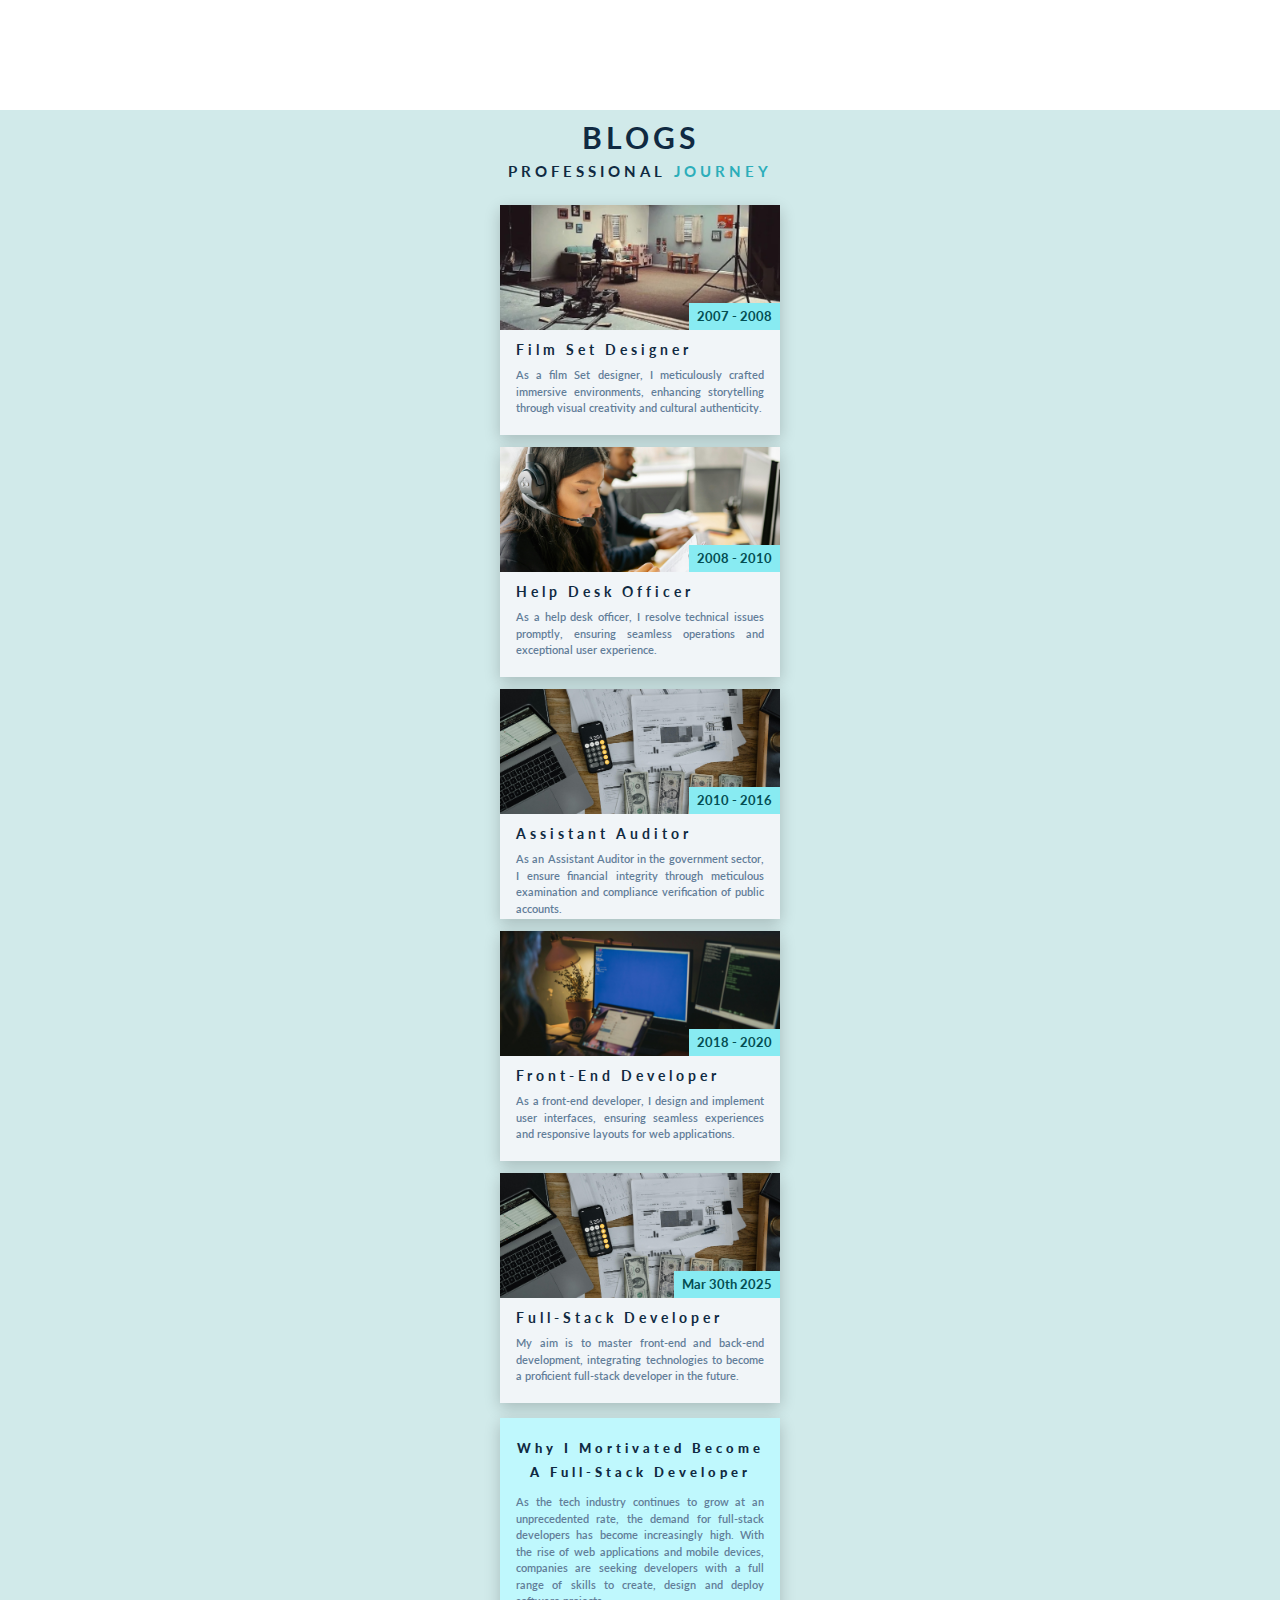
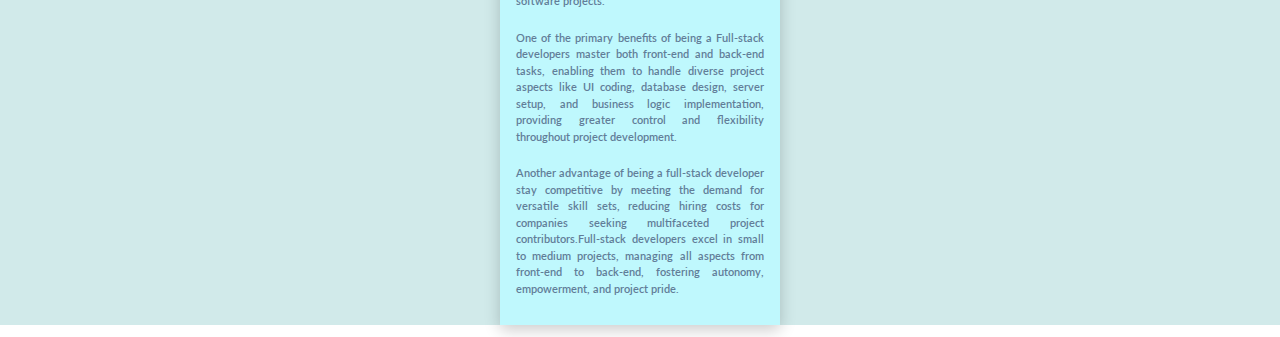
<file: src/blogs.html>
<!DOCTYPE html>
<html lang="en">
  <head>
    <meta charset="UTF-8" />
    <meta name="viewport" content="width=device-width, initial-scale=1.0" />
    <!-- styles css -->
    <link rel="stylesheet" type="text/css" href="./css/style.css" />
    <title>Chalani Dissanayaka || Portfolio</title>
    <!-- favicon -->
    <link rel="shortcut icon" href="./images/favicon.ico" type="image/x-icon" />
    <!-- font-awesome -->
    <link
      rel="stylesheet"
      href="./fontawesome-free-5.12.1-web/css/all.min.css"
    />
  </head>
  <body>
    <!-- ----------- Aside Blogs Section -------------- -->
    <!-- Aside Blog Section -->
    <aside class="sidebar">
      <!-- section-title -->
      <div class="section-title">
        <h1>Blogs</h1>
        <h2>Professional <span>Journey</span></h2>
      </div>
      <!-- end of section-title -->

      <!-- aside-center -->
      <div class="section-center aside-center">
        <!-- single blog -->
        <article class="blog-card">
          <div class="blog-img-container">
            <img src="images/blog-img-1.png" class="blog-img" alt="" />
            <p class="blog-date">2007 - 2008</p>
          </div>
          <!-- blog info -->
          <div class="blog-info">
            <h4>film set designer</h4>
            <p>
              As a film Set designer, I meticulously crafted immersive
              environments, enhancing storytelling through visual creativity and
              cultural authenticity.
            </p>
          </div>
          <!-- end of blog info -->
        </article>
        <!-- end of single blog -->

        <!-- single blog -->
        <article class="blog-card">
          <div class="blog-img-container">
            <img src="images/blog-img-3.png" class="blog-img" alt="" />
            <p class="blog-date">2008 - 2010</p>
          </div>
          <!-- blog info -->
          <div class="blog-info">
            <h4>help desk officer</h4>
            <p>
              As a help desk officer, I resolve technical issues promptly,
              ensuring seamless operations and exceptional user experience.
            </p>
          </div>
          <!-- end of blog info -->
        </article>
        <!-- end of single blog -->

        <!-- single blog -->
        <article class="blog-card">
          <div class="blog-img-container">
            <img src="images/blog-img-2.png" class="blog-img" alt="" />
            <p class="blog-date">2010 - 2016</p>
          </div>
          <!-- blog info -->
          <div class="blog-info">
            <h4>Assistant Auditor</h4>
            <p>
              As an Assistant Auditor in the government sector, I ensure
              financial integrity through meticulous examination and compliance
              verification of public accounts.
            </p>
          </div>
          <!-- end of blog info -->
        </article>
        <!-- end of single blog -->

        <!-- single blog -->
        <article class="blog-card">
          <div class="blog-img-container">
            <img src="images/blog-img-4.png" class="blog-img" alt="" />
            <p class="blog-date">2018 - 2020</p>
          </div>
          <!-- blog info -->
          <div class="blog-info">
            <h4>front-end developer</h4>
            <p>
              As a front-end developer, I design and implement user interfaces,
              ensuring seamless experiences and responsive layouts for web
              applications.
            </p>
          </div>
          <!-- end of blog info -->
        </article>
        <!-- end of single blog -->

        <!-- single blog -->
        <article class="blog-card">
          <div class="blog-img-container">
            <img src="images/blog-img-2.png" class="blog-img" alt="" />
            <p class="blog-date">Mar 30th 2025</p>
          </div>
          <!-- blog info -->
          <div class="blog-info">
            <h4>Full-Stack Developer</h4>
            <p>
              My aim is to master front-end and back-end development,
              integrating technologies to become a proficient full-stack
              developer in the future.
            </p>
          </div>
          <!-- end of blog info -->
        </article>
        <!-- end of single blog -->

        <!-- single blog -->
        <article class="blog-card news-card">
          <!-- blog info -->
          <div class="blog-info news-info">
            <h4>Why I mortivated become a Full-Stack Developer</h4>
            <p>
              As the tech industry continues to grow at an unprecedented rate,
              the demand for full-stack developers has become increasingly high.
              With the rise of web applications and mobile devices, companies
              are seeking developers with a full range of skills to create,
              design and deploy software projects.
            </p>
            <p>
              One of the primary benefits of being a Full-stack developers
              master both front-end and back-end tasks, enabling them to handle
              diverse project aspects like UI coding, database design, server
              setup, and business logic implementation, providing greater
              control and flexibility throughout project development.
            </p>
            <p>
              Another advantage of being a full-stack developer stay competitive
              by meeting the demand for versatile skill sets, reducing hiring
              costs for companies seeking multifaceted project
              contributors.Full-stack developers excel in small to medium
              projects, managing all aspects from front-end to back-end,
              fostering autonomy, empowerment, and project pride.
            </p>
          </div>
          <!-- end of blog info -->
        </article>
        <!-- end of single blog -->
      </div>
    </aside>
    <!-- ----- end of Aside Blogs Section ------ -->
  </body>
</html>
</file>
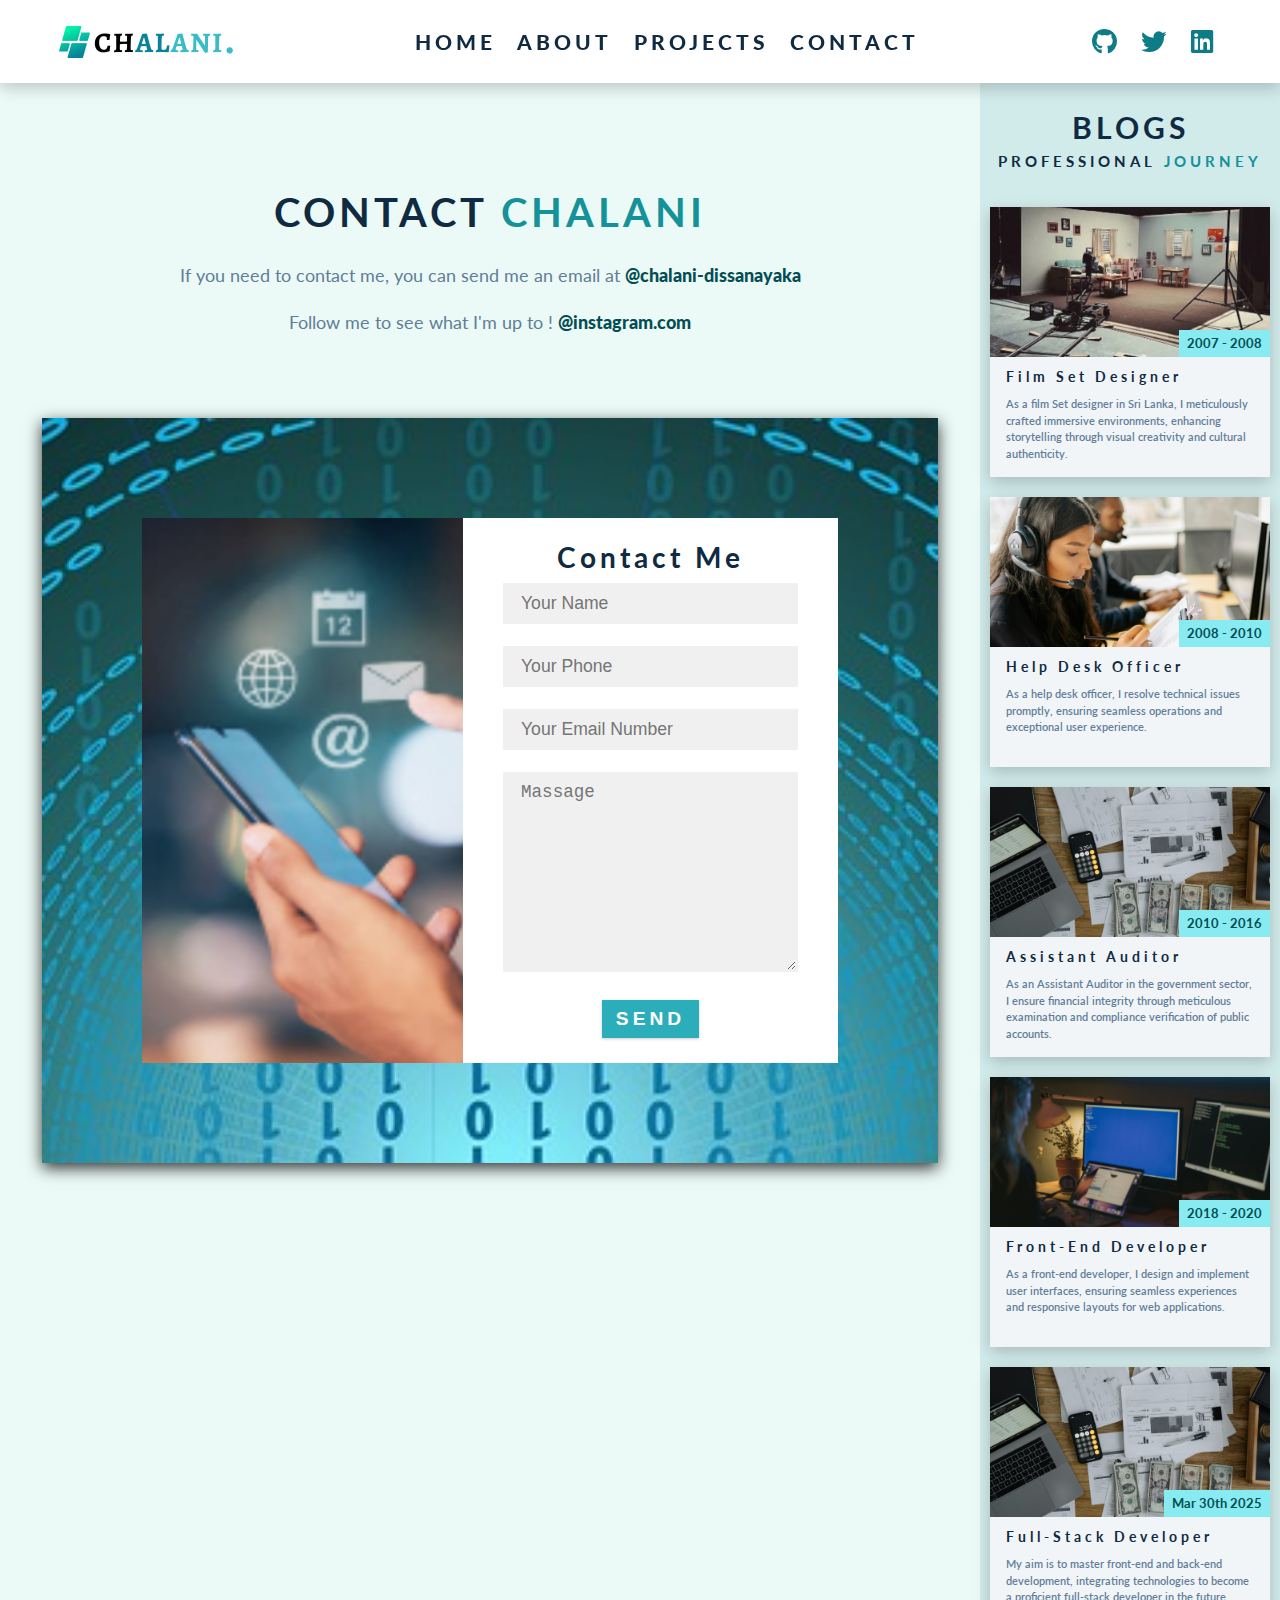
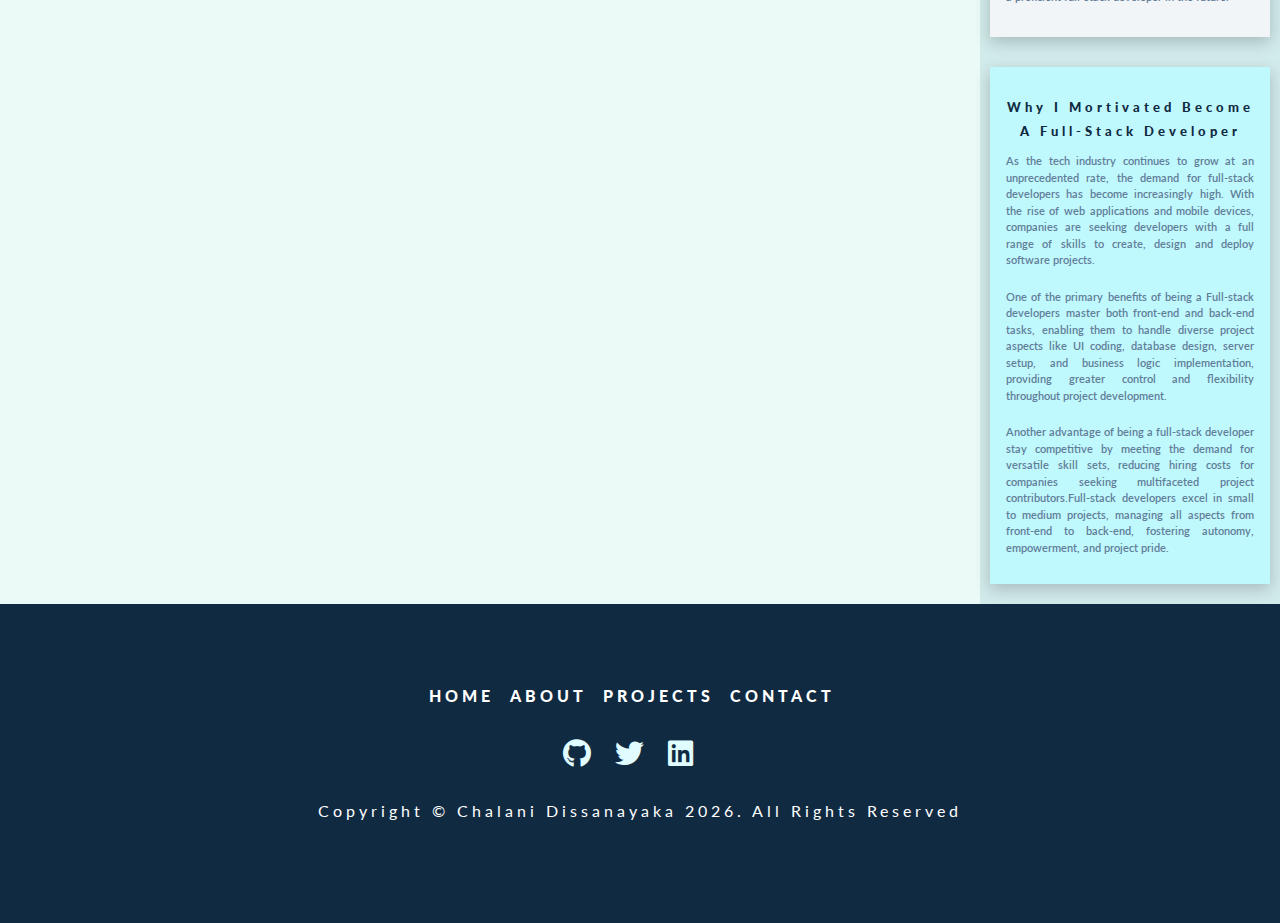
<file: src/contact.html>
<!DOCTYPE html>
<html lang="en">
  <head>
    <meta charset="UTF-8" />
    <meta name="viewport" content="width=device-width, initial-scale=1.0" />
    <meta http-equiv="X-UA-Compatible" content="ie=edge" />
    <title>Chalani Dissanayaka || Portfolio</title>
    <!-- favicon -->
    <link
      rel="shortcut icon"
      href="./images/B-icon-1.png"
      type="image/x-icon"
    />
    <!-- font-awesome -->
    <link
      rel="stylesheet"
      href="./fontawesome-free-5.12.1-web/css/all.min.css"
    />
    <!-- styles css -->
    <link rel="stylesheet" href="./css/contact.css" />
  </head>

  <body>
    <!-- header  -->
    <header class="main-head">
      <!-- navbar -->
      <nav class="navbar">
        <div class="nav-center">
          <!-- nav header -->
          <div class="nav-header">
            <img src="./images/logo-2.png" class="nav-logo" alt="" />
            <button type="button" class="nav-toggle" id="nav-toggle">
              <i class="fas fa-bars"></i>
            </button>
          </div>
          <!-- end of nav header -->
          <!-- nav links -->
          <ul class="nav-links" id="nav-links">
            <!-- single link -->
            <li>
              <a href="index.html" class="nav-link scroll-link">home</a>
            </li>
            <!-- end of single link -->
            <!-- single link -->
            <li>
              <a href="about.html" class="nav-link scroll-link">about</a>
            </li>
            <!-- end of single link -->
            <!-- single link -->
            <li>
              <a href="project.html" class="nav-link scroll-link">projects</a>
            </li>
            <!-- end of single link -->
            <!-- single link -->
            <li>
              <a href="contact.html" class="nav-link scroll-link">contact</a>
            </li>
            <!-- end of single link -->
          </ul>
          <!-- end of nav links -->
          <!-- nav icons -->
          <ul class="nav-icons">
            <!-- single icon -->
            <li>
              <a
                href="https://github.com/ChalaniDissanayaka"
                target="_blank"
                class="nav-icon"
              >
                <i class="fab fa-github"></i>
              </a>
            </li>
            <!-- end of single icon -->
            <!-- single icon -->
            <li>
              <a
                href="https://www.twitter.com"
                target="_blank"
                class="nav-icon"
              >
                <i class="fab fa-twitter"></i>
              </a>
            </li>
            <!-- end of single icon -->
            <!-- single icon -->
            <li>
              <a
                href="https://www.linkedin.com/in/chalani-dissanayaka-3b4830320/"
                target="_blank"
                class="nav-icon"
              >
                <i class="fab fa-linkedin"></i>
              </a>
            </li>
            <!-- end of single icon -->
          </ul>
          <!-- end of nav icons -->
        </div>
      </nav>
    </header>
    <!-- end of header  -->

    <div class="container">
      <!-- contact section -->
      <section class="section about-section contact-section">
        <!-- section-title -->
        <div class="section-title">
          <h2>contact <span>Chalani</span></h2>
          <p>
            If you need to contact me, you can send me an email at
            <a href="mailto:15415@coderacademy.edu.au">@chalani-dissanayaka</a>
          </p>
          <p>
            Follow me to see what I'm up to !
            <a href="https://www.instagram.com">@instagram.com</a>
          </p>
        </div>
        <!-- end of section-title -->

        <div class="section-center about-center contact-center">
          <!-- ----------- Contact Form ----------- -->
          <div class="contact-container">
            <div class="contact-box">
              <div class="left"></div>
              <div class="right">
                <h3>Contact Me</h3>
                <form id="contact-form">
                  <input type="text" class="field" placeholder="Your Name" />
                  <input type="text" class="field" placeholder="Your Phone " />
                  <input
                    type="email"
                    class="field"
                    placeholder="Your Email Number"
                  />
                  <textarea class="field area" placeholder="Massage"></textarea>
                  <button class="btn">Send</button>
                </form>
              </div>
            </div>
          </div>
          <!-- ----------- end of Contact Form ----------- -->
        </div>
      </section>
      <!-- end of contact section -->

      <!-- ----------Aside Blog Section ------ -->
      <aside class="sidebar">
        <!-- section-title -->
        <div class="section-title">
          <h1>Blogs</h1>
          <h2>Professional <span>Journey</span></h2>
        </div>
        <!-- end of section-title -->

        <!-- aside-center -->
        <div class="section-center aside-center">
          <!-- single blog -->
          <article class="blog-card">
            <div class="blog-img-container">
              <img src="images/blog-img-1.png" class="blog-img" alt="" />
              <p class="blog-date">2007 - 2008</p>
            </div>
            <!-- blog info -->
            <div class="blog-info">
              <h4>film set designer</h4>
              <p>
                As a film Set designer in Sri Lanka, I meticulously crafted
                immersive environments, enhancing storytelling through visual
                creativity and cultural authenticity.
              </p>
            </div>
            <!-- end of blog info -->
          </article>
          <!-- end of single blog -->

          <!-- single blog -->
          <article class="blog-card">
            <div class="blog-img-container">
              <img src="images/blog-img-3.png" class="blog-img" alt="" />
              <p class="blog-date">2008 - 2010</p>
            </div>
            <!-- blog info -->
            <div class="blog-info">
              <h4>help desk officer</h4>
              <p>
                As a help desk officer, I resolve technical issues promptly,
                ensuring seamless operations and exceptional user experience.
              </p>
            </div>
            <!-- end of blog info -->
          </article>
          <!-- end of single blog -->

          <!-- single blog -->
          <article class="blog-card">
            <div class="blog-img-container">
              <img src="images/blog-img-2.png" class="blog-img" alt="" />
              <p class="blog-date">2010 - 2016</p>
            </div>
            <!-- blog info -->
            <div class="blog-info">
              <h4>Assistant Auditor</h4>
              <p>
                As an Assistant Auditor in the government sector, I ensure
                financial integrity through meticulous examination and
                compliance verification of public accounts.
              </p>
            </div>
            <!-- end of blog info -->
          </article>
          <!-- end of single blog -->

          <!-- single blog -->
          <article class="blog-card">
            <div class="blog-img-container">
              <img src="images/blog-img-4.png" class="blog-img" alt="" />
              <p class="blog-date">2018 - 2020</p>
            </div>
            <!-- blog info -->
            <div class="blog-info">
              <h4>front-end developer</h4>
              <p>
                As a front-end developer, I design and implement user
                interfaces, ensuring seamless experiences and responsive layouts
                for web applications.
              </p>
            </div>
            <!-- end of blog info -->
          </article>
          <!-- end of single blog -->

          <!-- single blog -->
          <article class="blog-card">
            <div class="blog-img-container">
              <img src="images/blog-img-2.png" class="blog-img" alt="" />
              <p class="blog-date">Mar 30th 2025</p>
            </div>
            <!-- blog info -->
            <div class="blog-info">
              <h4>Full-Stack Developer</h4>
              <p>
                My aim is to master front-end and back-end development,
                integrating technologies to become a proficient full-stack
                developer in the future.
              </p>
            </div>
            <!-- end of blog info -->
          </article>
          <!-- end of single blog -->
          <!-- single blog -->
          <article class="blog-card news-card">
            <!-- blog info -->
            <div class="blog-info news-info">
              <h4>Why I mortivated become a Full-Stack Developer</h4>
              <p>
                As the tech industry continues to grow at an unprecedented rate,
                the demand for full-stack developers has become increasingly
                high. With the rise of web applications and mobile devices,
                companies are seeking developers with a full range of skills to
                create, design and deploy software projects.
              </p>
              <p>
                One of the primary benefits of being a Full-stack developers
                master both front-end and back-end tasks, enabling them to
                handle diverse project aspects like UI coding, database design,
                server setup, and business logic implementation, providing
                greater control and flexibility throughout project development.
              </p>
              <p>
                Another advantage of being a full-stack developer stay
                competitive by meeting the demand for versatile skill sets,
                reducing hiring costs for companies seeking multifaceted project
                contributors.Full-stack developers excel in small to medium
                projects, managing all aspects from front-end to back-end,
                fostering autonomy, empowerment, and project pride.
              </p>
            </div>
            <!-- end of blog info -->
          </article>
          <!-- end of single blog -->
        </div>
      </aside>
      <!-- ------ end of Aside Blog Section ------ -->
    </div>

    <!-- -------- Footer ------------- -->
    <footer class="section footer">
      <!-- footer links -->
      <ul class="footer-links">
        <!-- single link -->
        <li>
          <a href="index.html" class="footer-link scroll-link">home</a>
        </li>
        <!-- end of single link -->
        <!-- single link -->
        <li>
          <a href="about.html" class="footer-link scroll-link">about</a>
        </li>
        <!-- end of single link -->
        <!-- single link -->
        <li>
          <a href="project.html" class="footer-link scroll-link">projects</a>
        </li>
        <!-- end of single link -->
        <!-- single link -->
        <li>
          <a href="contact.html" class="footer-link scroll-link">contact</a>
        </li>
        <!-- end of single link -->
      </ul>
      <!-- end of footer links -->
      <!-- footer icons -->
      <ul class="footer-icons">
        <!-- single icon -->
        <li>
          <a
            href="https://github.com/ChalaniDissanayaka"
            target="_blank"
            class="footer-icon"
          >
            <i class="fab fa-github"></i>
          </a>
        </li>
        <!-- end of single icon -->
        <!-- single icon -->
        <li>
          <a href="https://www.twitter.com" target="_blank" class="footer-icon">
            <i class="fab fa-twitter"></i>
          </a>
        </li>
        <!-- end of single icon -->
        <!-- single icon -->
        <li>
          <a
            href="https://www.linkedin.com/in/chalani-dissanayaka-3b4830320/"
            target="_blank"
            class="footer-icon"
          >
            <i class="fab fa-linkedin"></i>
          </a>
        </li>
        <!-- end of single icon -->
      </ul>
      <!-- end of footer icons -->
      <p class="copyright">
        copyright &copy; chalani dissanayaka <span id="date"></span>. all rights
        reserved
      </p>
    </footer>
    <!-- -------- end of Footer ------------- -->

    <!-- js -->
    <script src="./js/app.js"></script>
  </body>
</html>
</file>
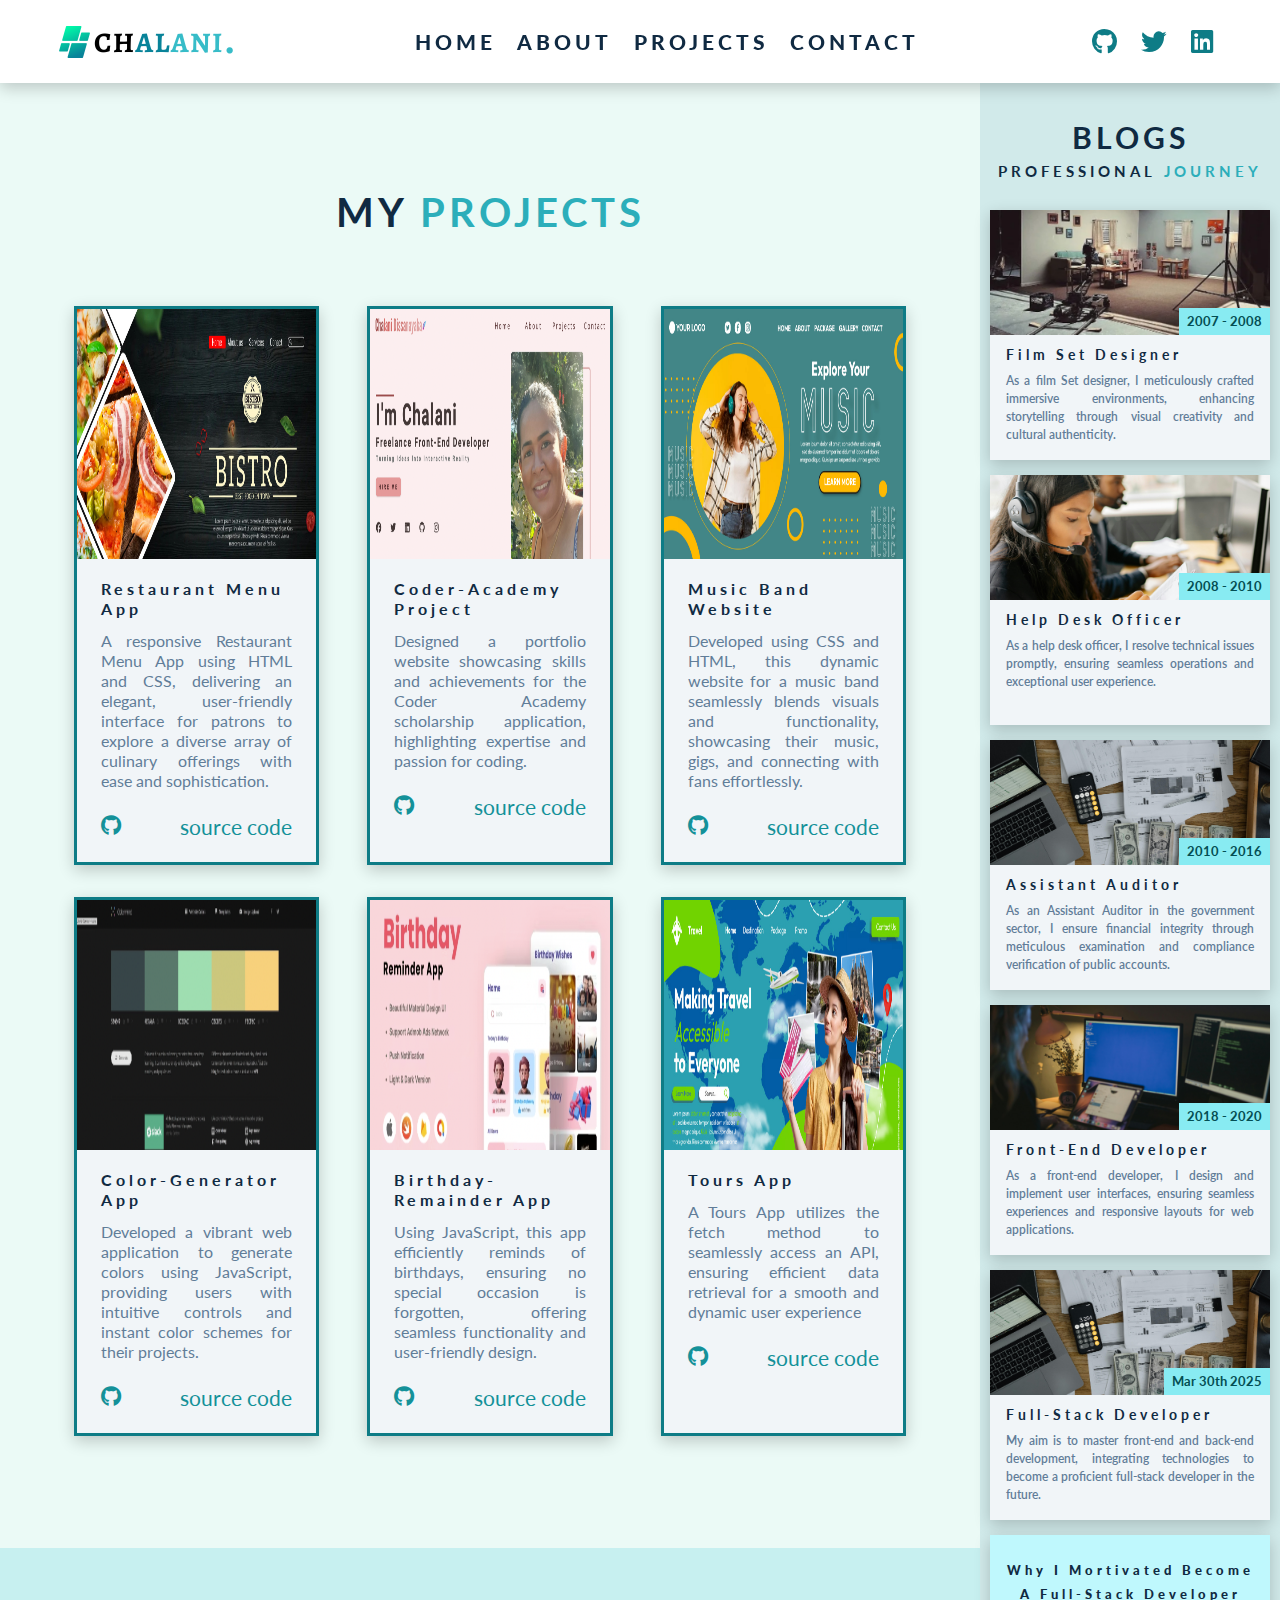
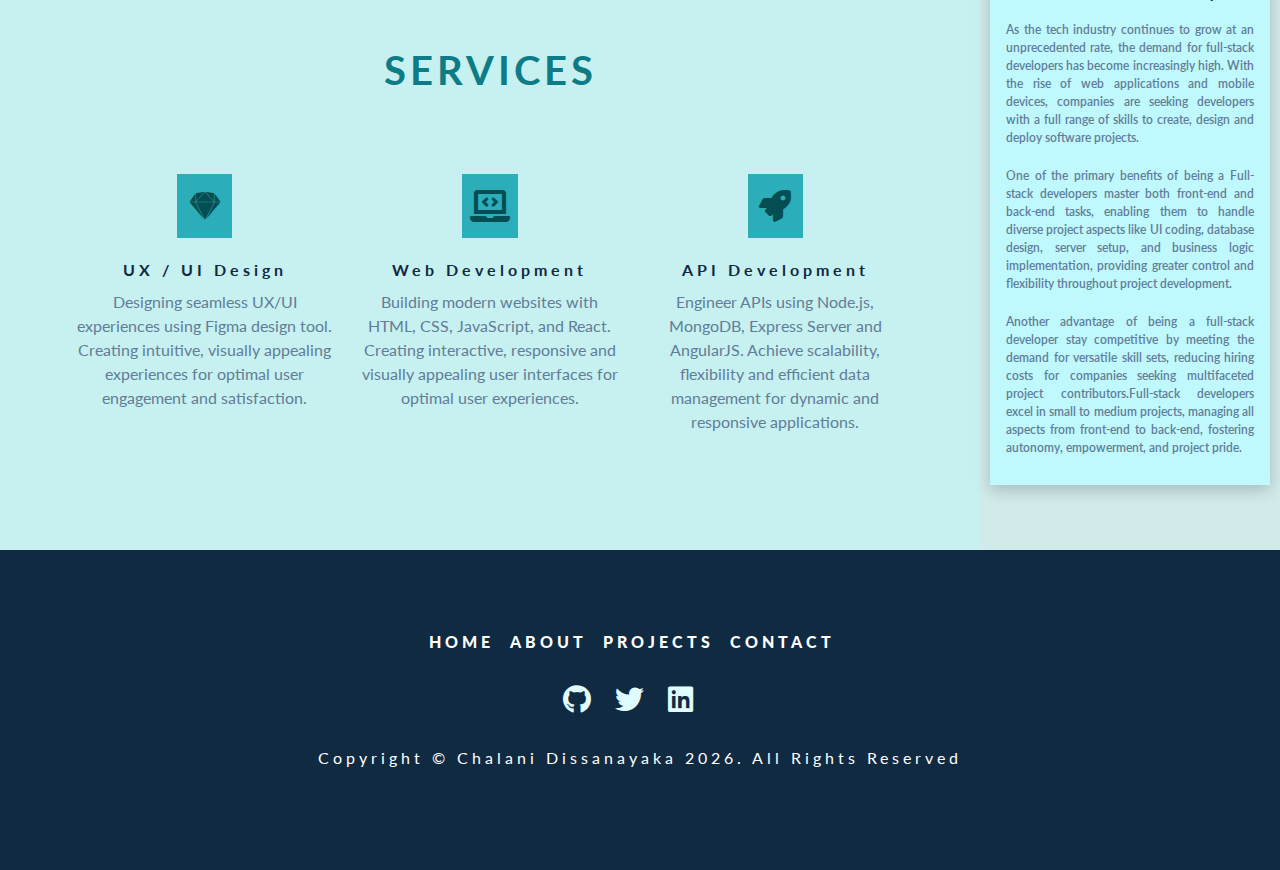
<file: src/project.html>
<!DOCTYPE html>
<html lang="en">
  <head>
    <meta charset="UTF-8" />
    <meta name="viewport" content="width=device-width, initial-scale=1.0" />
    <meta http-equiv="X-UA-Compatible" content="ie=edge" />
    <title>Chalani Dissanayaka || Portfolio</title>
    <!-- favicon -->
    <link
      rel="shortcut icon"
      href="./images/B-icon-1.png"
      type="image/x-icon"
    />
    <!-- font-awesome -->
    <link
      rel="stylesheet"
      href="./fontawesome-free-5.12.1-web/css/all.min.css"
    />
    <!-- styles css -->
    <link rel="stylesheet" href="./css/project.css" />
  </head>

  <body>
    <!-- -------------- Header section -------------- -->
    <header class="main-head">
      <!-- -------- Navbar -------- -->
      <nav class="navbar">
        <div class="nav-center">
          <!-- nav header -->
          <div class="nav-header">
            <img src="./images/logo-2.png" class="nav-logo" alt="" />
            <button type="button" class="nav-toggle" id="nav-toggle">
              <i class="fas fa-bars"></i>
            </button>
          </div>
          <!-- end of nav header -->
          <!-- nav links -->
          <ul class="nav-links" id="nav-links">
            <!-- single link -->
            <li>
              <a href="index.html" class="nav-link scroll-link">home</a>
            </li>
            <!-- end of single link -->
            <!-- single link -->
            <li>
              <a href="about.html" class="nav-link scroll-link">about</a>
            </li>
            <!-- end of single link -->
            <!-- single link -->
            <li>
              <a href="project.html" class="nav-link scroll-link">projects</a>
            </li>
            <!-- end of single link -->
            <!-- single link -->
            <li>
              <a href="contact.html" class="nav-link scroll-link">contact</a>
            </li>
            <!-- end of single link -->
          </ul>
          <!-- end of nav links -->
          <!-- nav icons -->
          <ul class="nav-icons">
            <!-- single icon -->
            <li>
              <a
                href="https://github.com/ChalaniDissanayaka"
                target="_blank"
                class="nav-icon"
              >
                <i class="fab fa-github"></i>
              </a>
            </li>
            <!-- end of single icon -->
            <!-- single icon -->
            <li>
              <a
                href="https://www.twitter.com"
                target="_blank"
                class="nav-icon"
              >
                <i class="fab fa-twitter"></i>
              </a>
            </li>
            <!-- end of single icon -->
            <!-- single icon -->
            <li>
              <a
                href="https://www.linkedin.com/in/chalani-dissanayaka-3b4830320/"
                target="_blank"
                class="nav-icon"
              >
                <i class="fab fa-linkedin"></i>
              </a>
            </li>
            <!-- end of single icon -->
          </ul>
          <!-- end of nav icons -->
        </div>
      </nav>
      <!-- end of Navbar -->
    </header>
    <!-- ------------- end of Header ------------ -->

    <div class="container">
      <!-- ---------- Projects Section ------- -->
      <section class="my-projects">
        <!-- projects Section -->
        <section class="section project">
          <!-- section-title -->
          <div class="section-title">
            <h2>My <span>Projects</span></h2>
          </div>
          <!-- end of section-title -->

          <!-- projects-center -->
          <div class="section-center project-center">
            <!-- single project -->
            <article class="project-card">
              <div class="project-img-container">
                <img src="./images/project-1.png" class="project-img" alt="" />
              </div>
              <!-- project info -->
              <div class="project-info">
                <div class="project-title">
                  <h4>Restaurant Menu App</h4>
                </div>
                <p>
                  A responsive Restaurant Menu App using HTML and CSS,
                  delivering an elegant, user-friendly interface for patrons to
                  explore a diverse array of culinary offerings with ease and
                  sophistication.
                </p>
                <div class="project-footer">
                  <p>
                    <span>
                      <i class="fab fa-github"></i>
                    </span>
                  </p>
                  <a href="https://github.com/ChalaniDissanayaka/recipe-2-app">
                    source code
                  </a>
                </div>
              </div>
            </article>
            <!-- end of single project -->

            <!-- single project -->
            <article class="project-card">
              <div class="project-img-container">
                <img src="./images/project-2.png" class="project-img" alt="" />
              </div>
              <!-- project info -->
              <div class="project-info">
                <div class="project-title">
                  <h4>Coder-Academy Project</h4>
                </div>
                <p>
                  Designed a portfolio website showcasing skills and
                  achievements for the Coder Academy scholarship application,
                  highlighting expertise and passion for coding.
                </p>
                <div class="project-footer">
                  <p>
                    <span>
                      <i class="fab fa-github"></i>
                    </span>
                  </p>
                  <a
                    href="https://github.com/chalanicodes/chalani-mylifeasacoder"
                  >
                    source code
                  </a>
                </div>
              </div>
            </article>
            <!-- end of single project -->

            <!-- single project -->
            <article class="project-card">
              <div class="project-img-container">
                <img src="./images/project-3.jpg" class="project-img" alt="" />
              </div>
              <!-- project info -->
              <div class="project-info">
                <div class="project-title">
                  <h4>Music Band Website</h4>
                </div>
                <p>
                  Developed using CSS and HTML, this dynamic website for a music
                  band seamlessly blends visuals and functionality, showcasing
                  their music, gigs, and connecting with fans effortlessly.
                </p>
                <div class="project-footer">
                  <p>
                    <span>
                      <i class="fab fa-github"></i>
                    </span>
                  </p>
                  <a
                    href="https://github.com/ChalaniDissanayaka/band-website/tree/main/band-web"
                  >
                    source code
                  </a>
                </div>
              </div>
            </article>
            <!-- end of single project -->

            <!-- single project -->
            <article class="project-card">
              <div class="project-img-container">
                <img src="./images/project-4.png" class="project-img" alt="" />
              </div>
              <!-- project info -->
              <div class="project-info">
                <div class="project-title">
                  <h4>Color-Generator App</h4>
                </div>
                <p>
                  Developed a vibrant web application to generate colors using
                  JavaScript, providing users with intuitive controls and
                  instant color schemes for their projects.
                </p>
                <div class="project-footer">
                  <p>
                    <span>
                      <i class="fab fa-github"></i>
                    </span>
                  </p>
                  <a href="https://github.com/chalanicodes/color-generator-app">
                    source code
                  </a>
                </div>
              </div>
            </article>
            <!-- end of single project -->

            <!-- single project -->
            <article class="project-card">
              <div class="project-img-container">
                <img src="./images/project-5.png" class="project-img" alt="" />
              </div>
              <!-- project info -->
              <div class="project-info">
                <div class="project-title">
                  <h4>Birthday-Remainder App</h4>
                </div>
                <p>
                  Using JavaScript, this app efficiently reminds of birthdays,
                  ensuring no special occasion is forgotten, offering seamless
                  functionality and user-friendly design.
                </p>
                <div class="project-footer">
                  <p>
                    <span>
                      <i class="fab fa-github"></i>
                    </span>
                  </p>
                  <a href="https://github.com/chalanicodes/birthday-reminder">
                    source code
                  </a>
                </div>
              </div>
            </article>
            <!-- end of single project -->

            <!-- single project -->
            <article class="project-card">
              <div class="project-img-container">
                <img src="./images/project-6.png" class="project-img" alt="" />
              </div>
              <!-- project info -->
              <div class="project-info">
                <div class="project-title">
                  <h4>Tours App</h4>
                </div>
                <p>
                  A Tours App utilizes the fetch method to seamlessly access an
                  API, ensuring efficient data retrieval for a smooth and
                  dynamic user experience
                </p>
                <div class="project-footer">
                  <p>
                    <span>
                      <i class="fab fa-github"></i>
                    </span>
                  </p>
                  <a href="https://github.com/chalanicodes/tours-app">
                    source code
                  </a>
                </div>
              </div>
            </article>
            <!-- end of single project -->
          </div>
        </section>
      </section>
      <!-- --------- end of Projects Section ------ -->

      <!--  ------ Services Section --------  -->
      <section class="web-services">
        <!-- services -->
        <section class="section services">
          <!-- section-title -->
          <div class="section-title">
            <h2><span>services</span></h2>
          </div>
          <!-- end of section-title -->
          <div class="section-center services-center">
            <!-- single service -->
            <article class="service">
              <span class="service-icon icon-1">
                <i class="fab fa-sketch"></i>
              </span>
              <div class="service-info">
                <h4 class="service-title">UX / UI Design</h4>
                <p class="service-text">
                  Designing seamless UX/UI experiences using Figma design tool.
                  Creating intuitive, visually appealing experiences for optimal
                  user engagement and satisfaction.
                </p>
              </div>
            </article>
            <!-- end of single service -->
            <!-- single service -->
            <article class="service">
              <span class="service-icon">
                <i class="fas fa-laptop-code"></i>
              </span>
              <div class="service-info">
                <h4 class="service-title">Web Development</h4>
                <p class="service-text">
                  Building modern websites with HTML, CSS, JavaScript, and
                  React. Creating interactive, responsive and visually appealing
                  user interfaces for optimal user experiences.
                </p>
              </div>
            </article>
            <!-- end of single service -->
            <!-- single service -->
            <article class="service">
              <span class="service-icon icon-2">
                <i class="fas fa-rocket"></i>
              </span>
              <div class="service-info">
                <h4 class="service-title">API Development</h4>
                <p class="service-text">
                  Engineer APIs using Node.js, MongoDB, Express Server and
                  AngularJS. Achieve scalability, flexibility and efficient data
                  management for dynamic and responsive applications.
                </p>
              </div>
            </article>
            <!-- end of single service -->
          </div>
        </section>
        <!-- end of services -->
      </section>
      <!--  ------ end of Services Section --------  -->

      <!-- ----------- Aside Blogs Section -------------- -->
      <!-- Aside Blog Section -->
      <aside class="sidebar">
        <!-- section-title -->
        <div class="section-title">
          <h1>Blogs</h1>
          <h2>Professional <span>Journey</span></h2>
        </div>
        <!-- end of section-title -->

        <!-- aside-center -->
        <div class="section-center aside-center">
          <!-- single blog -->
          <article class="blog-card">
            <div class="blog-img-container">
              <img src="images/blog-img-1.png" class="blog-img" alt="" />
              <p class="blog-date">2007 - 2008</p>
            </div>
            <!-- blog info -->
            <div class="blog-info">
              <h4>film set designer</h4>
              <p>
                As a film Set designer, I meticulously crafted immersive
                environments, enhancing storytelling through visual creativity
                and cultural authenticity.
              </p>
            </div>
            <!-- end of blog info -->
          </article>
          <!-- end of single blog -->

          <!-- single blog -->
          <article class="blog-card">
            <div class="blog-img-container">
              <img src="images/blog-img-3.png" class="blog-img" alt="" />
              <p class="blog-date">2008 - 2010</p>
            </div>
            <!-- blog info -->
            <div class="blog-info">
              <h4>help desk officer</h4>
              <p>
                As a help desk officer, I resolve technical issues promptly,
                ensuring seamless operations and exceptional user experience.
              </p>
            </div>
            <!-- end of blog info -->
          </article>
          <!-- end of single blog -->

          <!-- single blog -->
          <article class="blog-card">
            <div class="blog-img-container">
              <img src="images/blog-img-2.png" class="blog-img" alt="" />
              <p class="blog-date">2010 - 2016</p>
            </div>
            <!-- blog info -->
            <div class="blog-info">
              <h4>Assistant Auditor</h4>
              <p>
                As an Assistant Auditor in the government sector, I ensure
                financial integrity through meticulous examination and
                compliance verification of public accounts.
              </p>
            </div>
            <!-- end of blog info -->
          </article>
          <!-- end of single blog -->

          <!-- single blog -->
          <article class="blog-card">
            <div class="blog-img-container">
              <img src="images/blog-img-4.png" class="blog-img" alt="" />
              <p class="blog-date">2018 - 2020</p>
            </div>
            <!-- blog info -->
            <div class="blog-info">
              <h4>front-end developer</h4>
              <p>
                As a front-end developer, I design and implement user
                interfaces, ensuring seamless experiences and responsive layouts
                for web applications.
              </p>
            </div>
            <!-- end of blog info -->
          </article>
          <!-- end of single blog -->

          <!-- single blog -->
          <article class="blog-card">
            <div class="blog-img-container">
              <img src="images/blog-img-2.png" class="blog-img" alt="" />
              <p class="blog-date">Mar 30th 2025</p>
            </div>
            <!-- blog info -->
            <div class="blog-info">
              <h4>Full-Stack Developer</h4>
              <p>
                My aim is to master front-end and back-end development,
                integrating technologies to become a proficient full-stack
                developer in the future.
              </p>
            </div>
            <!-- end of blog info -->
          </article>
          <!-- end of single blog -->

          <!-- single blog -->
          <article class="blog-card news-card">
            <!-- blog info -->
            <div class="blog-info news-info">
              <h4>Why I mortivated become a Full-Stack Developer</h4>
              <p>
                As the tech industry continues to grow at an unprecedented rate,
                the demand for full-stack developers has become increasingly
                high. With the rise of web applications and mobile devices,
                companies are seeking developers with a full range of skills to
                create, design and deploy software projects.
              </p>
              <p>
                One of the primary benefits of being a Full-stack developers
                master both front-end and back-end tasks, enabling them to
                handle diverse project aspects like UI coding, database design,
                server setup, and business logic implementation, providing
                greater control and flexibility throughout project development.
              </p>
              <p>
                Another advantage of being a full-stack developer stay
                competitive by meeting the demand for versatile skill sets,
                reducing hiring costs for companies seeking multifaceted project
                contributors.Full-stack developers excel in small to medium
                projects, managing all aspects from front-end to back-end,
                fostering autonomy, empowerment, and project pride.
              </p>
            </div>
            <!-- end of blog info -->
          </article>
          <!-- end of single blog -->
        </div>
      </aside>
      <!-- ----- end of Aside Blogs Section ------ -->
    </div>

    <!-- -------- Footer ------------- -->
    <footer class="section footer">
      <!-- footer links -->
      <ul class="footer-links">
        <!-- single link -->
        <li>
          <a href="index.html" class="footer-link scroll-link">home</a>
        </li>
        <!-- end of single link -->
        <!-- single link -->
        <li>
          <a href="about.html" class="footer-link scroll-link">about</a>
        </li>
        <!-- end of single link -->
        <!-- single link -->
        <li>
          <a href="project.html" class="footer-link scroll-link">projects</a>
        </li>
        <!-- end of single link -->
        <!-- single link -->
        <li>
          <a href="contact.html" class="footer-link scroll-link">contact</a>
        </li>
        <!-- end of single link -->
      </ul>
      <!-- end of footer links -->
      <!-- footer icons -->
      <ul class="footer-icons">
        <!-- single icon -->
        <li>
          <a
            href="https://github.com/ChalaniDissanayaka"
            target="_blank"
            class="footer-icon"
          >
            <i class="fab fa-github"></i>
          </a>
        </li>
        <!-- end of single icon -->
        <!-- single icon -->
        <li>
          <a href="https://www.twitter.com" target="_blank" class="footer-icon">
            <i class="fab fa-twitter"></i>
          </a>
        </li>
        <!-- end of single icon -->
        <!-- single icon -->
        <li>
          <a
            href="https://www.linkedin.com/in/chalani-dissanayaka-3b4830320/"
            target="_blank"
            class="footer-icon"
          >
            <i class="fab fa-linkedin"></i>
          </a>
        </li>
        <!-- end of single icon -->
      </ul>
      <!-- end of footer icons -->
      <p class="copyright">
        copyright &copy; chalani dissanayaka <span id="date"></span>. all rights
        reserved
      </p>
    </footer>
    <!-- -------- end of Footer ------------- -->
    <!-- js -->
    <script src="./js/app.js"></script>
  </body>
</html>
</file>
<file: src/css/style.css>
/*
=============== 
Fonts
===============
*/
@import url("https://fonts.googleapis.com/css?family=Lato:400,700&display=swap");

/*
=============== 
Variables
===============
*/

:root {
  /* dark shades of primary color*/
  --clr-primary-1: hsl(184, 91%, 17%);
  --clr-primary-2: hsl(185, 84%, 25%);
  --clr-primary-3: hsl(185, 81%, 29%);
  --clr-primary-4: hsl(184, 77%, 34%);
  /* primary/main color */
  --clr-primary-5: hsl(185, 62%, 45%);
  /* lighter shades of primary color */
  --clr-primary-6: hsl(185, 57%, 50%);
  --clr-primary-7: hsl(180, 38%, 87%);
  --clr-primary-8: hsl(184, 80%, 74%);
  --clr-primary-9: hsl(185, 94%, 87%);
  --clr-primary-10: hsl(186, 100%, 94%);
  --clr-primary-11: hsl(166, 57%, 95%);
  /* darkest grey - used for headings */
  --clr-grey-1: hsl(209, 61%, 16%);
  --clr-grey-2: hsl(211, 39%, 23%);
  --clr-grey-3: hsl(209, 34%, 30%);
  --clr-grey-4: hsl(209, 28%, 39%);
  /* grey used for paragraphs */
  --clr-grey-5: hsl(210, 22%, 49%);
  --clr-grey-6: hsl(209, 23%, 60%);
  --clr-grey-7: hsl(211, 27%, 70%);
  --clr-grey-8: hsl(210, 31%, 80%);
  --clr-grey-9: hsl(212, 33%, 89%);
  --clr-grey-10: hsl(210, 36%, 96%);
  --clr-white: #fff;
  --ff-primary: "Lato", sans-serif;
  --transition: all 0.3s linear;
  --spacing: 0.25rem;
  --radius: 0.5rem;
  --light-shadow: 0 5px 15px rgba(0, 0, 0, 0.2);
  --dark-shadow: 0 5px 15px rgba(0, 0, 0, 0.8);
}
/*
=============== 
Global Styles
===============
*/

* {
  margin: 0;
  padding: 0;
  box-sizing: border-box;
}
body {
  font-family: var(--ff-primary);
  background: var(--clr-white);
  color: var(--clr-grey-1);
  line-height: 1.5;
  font-size: 0.875rem;
}
ul {
  list-style-type: none;
}
a {
  text-decoration: none;
}
img:not(.nav-logo) {
  width: 100%;
  display: block;
}

h1,
h2,
h3,
h4 {
  letter-spacing: var(--spacing);
  text-transform: capitalize;
  line-height: 1.25;
  margin-bottom: 0.75rem;
}
h1 {
  font-size: 3rem;
}
h2 {
  font-size: 2rem;
}
h3 {
  font-size: 1.25rem;
}
h4 {
  font-size: 0.875rem;
}
p {
  margin-bottom: 1.25rem;
  color: var(--clr-grey-5);
}
@media screen and (min-width: 800px) {
  h1 {
    font-size: 4rem;
  }
  h2 {
    font-size: 2.5rem;
  }
  h3 {
    font-size: 1.75rem;
  }
  h4 {
    font-size: 1rem;
  }
  body {
    font-size: 1rem;
  }
  h1,
  h2,
  h3,
  h4 {
    line-height: 1;
  }
}
/*  global classes */

.btn {
  text-transform: uppercase;
  background: var(--clr-primary-5);
  color: var(--clr-white);
  padding: 0.375rem 0.75rem;
  letter-spacing: var(--spacing);
  display: inline-block;
  /* font-weight: 700; */
  transition: var(--transition);
  font-size: 1.1rem;
  border: 2px solid transparent;
  cursor: pointer;
  box-shadow: 0 1px 3px rgba(0, 0, 0, 0.2);
  font-weight: 900;
}
.btn:hover {
  color: var(--clr-primary-1);
  background: var(--clr-primary-8);
}
.section {
  padding: 5rem 0;
}
.section-title {
  text-align: center;
  margin-bottom: 4rem;
}
.section-title h2 {
  text-transform: uppercase;
}
.section-title span {
  color: var(--clr-primary-5);
}
.section-center {
  width: 90vw;
  margin: 0 auto;
  max-width: 1170px;
}
@media screen and (min-width: 900px) {
  .section-center {
    width: 65vw;
  }
}

/*
=============== 
    Navbar
===============
*/
.navbar {
  position: fixed;
  top: 0;
  left: 0;
  width: 100%;
  background: var(--clr-white);
  box-shadow: var(--light-shadow);
  z-index: 2;
}
.nav-icons {
  display: none;
}
.nav-center {
  width: 100%;
  max-width: 1170px;
  margin: 0 auto;
}
.nav-header {
  display: flex;
  justify-content: space-between;
  align-items: center;
  padding: 1rem 2rem;
}
.nav-toggle {
  background: transparent;
  border: transparent;
  font-size: 1.5rem;
  color: var(--clr-primary-5);
  cursor: pointer;
  transition: var(--transition);
}
.nav-toggle:hover {
  transform: scale(1.2);
}
.nav-link {
  display: block;
  padding: 1rem 2rem;
  text-transform: uppercase;
  letter-spacing: var(--spacing);
  transition: var(--transition);
  color: var(--clr-grey-1);
  cursor: pointer;
  font-size: 1.3rem;
  font-weight: 900;
  margin: 10px;  
}
.nav-link:hover {
  color: var(--clr-primary-1);
  background: var(--clr-primary-8);
  padding-left: 2.25rem;
}
/* 280px */
.nav-links {
  height: 0;
  overflow: hidden;
  transition: var(--transition);
}
.show-links {
  height: 300px;
}
@media screen and (min-width: 992px) {
  /* hide toggle button */
  .navbar {
    padding: 1rem 2rem;
  }
  .nav-toggle {
    display: none;
  }
  .nav-center {
    display: flex;
    justify-content: space-between;
    align-items: center;
    /* optional */
    flex-wrap: wrap;
  }
  .nav-links {
    height: auto;
    display: flex;
  }
  .nav-header {
    padding: 0 0;
  }
  .nav-link {
    padding: 0 0;
    margin-right: 0.7rem;
  }
  .nav-link:hover {
    padding: 0;
    color: var(--clr-primary-5);
    background: transparent;
  }
  .nav-icons {
    display: flex;
  }
  .nav-icon {
    margin-right: 0.7rem;
    color: var(--clr-primary-3);
    font-size: 1.2rem;
    transition: var(--transition);
    font-size: 1.6rem;
    margin: 12px;
  }
  .nav-icon:hover {
    color: var(--clr-primary-8);
  }
}

/*
=============== 
About Section
===============
*/
/* section add to globals */
/* title add to globals */
/* section center add to globals */
.about-img,
.about-info {
  margin-bottom: 2rem;
}
.about-info p {
  color: var(--clr-grey-3);
  font-size: 18px;
}
.about-img {
    border: 8px solid var(--clr-primary-5);
    transition: 0.3s ease-in-out;
}
.about-section {
  background: var(--clr-primary-11);
}
.about-section .about-info h3 {
    font-size: 25px;
}
.about-section .section-title h2{
    font-size: 20px;
}

@media screen and (min-width: 400px) {
  .about-section .section-title h2{
    font-size: 22px;
  }
}
@media screen and (min-width: 500px) {
  .about-section .section-title h2{
    font-size: 28px;
  }
}
@media screen and (min-width: 700px) {
  .about-section .section-title h2{
    font-size: 38px;
  }
}

@media screen and (min-width: 992px) {
  .about-center {
    display: flex;
    justify-content: space-between;
    flex-wrap: wrap;
  }
  .about-img,
  .about-info {
    flex: 0 0 calc(50% - 2rem);
    margin-bottom: 0;
    align-self: center;
  }
  .about-section .about-info h3 {
    font-size: 23px;
  }
  .about-section .section-title {
    margin-bottom: 3rem;
  }
}

@media screen and (min-width: 1170px) {
  .about-img {
    border: none;
  }
  .about-img::before {
    content: "";
    position: absolute;
    border: 0.5rem solid var(--clr-primary-5);
    width: 100%;
    height: 100%;
    box-sizing: border-box;
    top: -1.5rem;
    left: -1.5rem;
    /* z-index: -1; */
  }
  .about-img {
    position: relative;
  }
  .about-photo {
    position: relative;
  } 
}


/*
==================== 
Aside Blog Section
====================
*/

.sidebar {
  flex: 0 0 300px;
  background: var(--clr-primary-7);
  height: 100%;
}

.section-title {
  margin-top: 20px;
  padding: 12px;
  margin-bottom: 1rem;
}
.sidebar .section-title h1 {
  text-transform: uppercase;
  font-weight: bold;
  font-size: 30px;
}
.sidebar .section-title h2 {
  font-size: 20px;
}
.blog-card {
  transition: var(--transition);
  background: var(--clr-grey-10);
  box-shadow: var(--light-shadow); 
  margin-bottom: 1rem; 
  height: 100%; 
}
.blog-card:hover {
  box-shadow: var(--dark-shadow);
  transform: scale(1.02);
}
.blog-img-container {
  position: relative;
}
.blog-img-container p {
  font-size: 13px;
  font-weight: bold;
}
.blog-img {
  height: 140px;
  object-fit: cover;  
}
.blog-date {
  position: absolute;
  right: 0;
  bottom: 0;
  margin-bottom: 0;
  background: var(--clr-primary-8);
  color: var(--clr-primary-1);
  text-transform: capitalize;
  padding: 0.25rem 0.5rem;
}
.blog-info {
  padding: 0.5rem 1rem;
  text-align: justify; 
}
.blog-info h4 {
  font-size: 14px;
  margin-top: 10px;
}
.blog-info p {
  font-size: 14px;
  font-weight: 600;
}
.sidebar .news-card {
  background-color: var(--clr-primary-9);
  height: 100%;
}
.sidebar .news-card .news-info h4 {
  margin-top: 20px;
  line-height: 1.5rem;
  margin-bottom: 30px;
  text-align: center;
  font-weight: 900;
  font-size: 18px;
}

@media(min-width: 700px){
  .aside-center {
    width: 480px;
  }
  .blog-img {
    height: 200px;      
  }
  .sidebar .news-card {
    margin-top: 20px;
    height: 100%;
  }
  .sidebar .news-card .news-info h4 {
    font-size: 15px;
  }
}

@media(min-width: 900px) {
  .section-title {
    margin-top: 100px;
    padding: 12px;
    margin-bottom: 1rem;
  }
  .sidebar .section-title h2 {
    font-size: 15px;
  }
  .aside-center{
    width: 280px;
  }
  .blog-img {
    height: 200px;      
  }
  .sidebar .blog-card {
    height: 310px;
    margin-bottom: 20px;
  }
  .sidebar .blog-img {
    height: 170px;      
  }
  .sidebar .blog-card .blog-info p {
    font-size: 12px;
  }
  .sidebar .news-card {
    margin-top: 15px;
    height: 100%;
  }
  .sidebar .news-card .news-info h4 {
    margin-bottom: 10px;
    margin-top: 20px;
    font-size: 13px;
  }
  .sidebar .news-card .news-info p {
    font-size: 11px;
  }
}
@media(min-width: 992px) {
  .sidebar .blog-card {
    height: 250px;
    margin-bottom: 10px;
  }
  .sidebar .blog-img {
    height: 140px;      
  }
  .sidebar .blog-card .blog-info h4 {
    margin-top: 5px;
  }
  .sidebar .blog-card .blog-info p {
    font-size: 10px;
  }
  .sidebar .news-card {
    height: 100%;
    
  }
  .sidebar .news-card .news-info p {
    font-size: 8px;
  }
}

@media(min-width: 1024px) {
  .sidebar .section-title {
    margin-top: 100px;
  }
  .sidebar .section-title h2 {
    font-size: 15px;
  }
  .blog-info h4 {
    margin-top: 6px;  
  }
  .sidebar .blog-card .blog-info p {
    font-size: 10px;
    margin-top: 10px;
  }
  .sidebar .blog-img {
    height: 120px;      
  }
  .sidebar .blog-card {
    height: 225px;
    margin-bottom: 14px;
  }
  .sidebar .news-card {
    height: 435px;
  }
  .sidebar .section-title {
    margin-bottom: 2px;
  } 
  .sidebar .blog-info h4 {
    margin-bottom: 5px;    
  } 
  .sidebar .news-card .news-info h4 {
    margin-top: 10px;
  } 
  .sidebar .news-card .news-info p {
    font-size: 10px;
  }
}

@media(min-width: 1190px) {
  .sidebar .section-title {
    margin-top: 110px;
  }
  .sidebar .blog-card  {
    height: 230px;
    margin-bottom: 12px;
  }
  .sidebar .blog-info h4 {
    margin-bottom: 10px;    
  }
  .sidebar .blog-card .blog-info p {
    font-size: 11px;
  }
  .sidebar .news-card {
    height: 500px;
    margin-top: 15px;
  }    
}

@media(min-width: 1280px) {
  .sidebar .blog-img {
    height: 125px;      
  }
  .sidebar .blog-card {
    height: 230px;
    margin-bottom: 12px;
  }
  .sidebar .blog-info h4 {
    margin-bottom: 10px;    
  }
  .sidebar .news-card {
    height: 100%;
  }
  .sidebar .blog-info h4 {
    margin-bottom: 10px;    
  } 
}

@media(min-width: 1400px) {
  .sidebar .blog-img {
    height: 125px;      
  }
  .sidebar .blog-card {
    margin-bottom: 15px;
    height: 230px;
  }
  .sidebar .blog-info h4 {
    margin-bottom: 10px;    
  } 
  .sidebar .news-card {
    height: 100%;
  }  
}


/*
======================== 
Project-Gallery Section
========================
*/
.project-gallery {
  height: 100%;
  background: var(--clr-primary-11);
}
.project-gallery .section-title {
  margin-top: 10px;
}
.project-gallery .section-title h2 {
    font-size: 35px;
}
.gallery-img-container {
  position: relative;
  background: var(--clr-primary-5);
}
.gallery-icon {
  position: absolute;
  top: 50%;
  left: 50%;
  font-size: 2rem;
  transform: translate(-50%, -50%);
  color: var(--clr-white);
  opacity: 0;
  cursor: pointer;
  transition: var(--transition);
}
.gallery-img {
  height: 17rem;
  object-fit: cover;
  transition: var(--transition);
}
.gallery-img-container:hover .gallery-img {
  opacity: 0.5;
}
.gallery-img-container:hover .gallery-icon {
  opacity: 1;
}
@media screen and (min-width: 768px) {
  .gallery-center {
    display: flex;
    flex-wrap: wrap;
  }
  .gallery-img-container {
    flex: 0 0 50%;
  }
}

/*
================ 
Contact Section
================
*/
.contact-me {
  height: 100%;
  color: black;
}
.contact-me h1 {
  margin-top: 10px;
}
.contact {
  background: var(--clr-primary-5);
}
.contact-title {
  color: var(--clr-white);
}
.contact-title p {
  color: var(--clr-primary-8);
}
.contact-form {
  display: flex;
  max-width: 28rem;
}
.form-control {
  flex: 1 1 auto;
  color: var(--clr-grey-5);
}
.form-control,
.btn-submit {
  padding: 0.375rem 0.75rem;
  font-size: 1rem;
  line-height: 1.5;
  font-weight: 300;
  letter-spacing: var(--spacing);
  background: var(--clr-white);
  text-transform: capitalize;
  border: transparent;
}
.form-control::placeholder {
  color: inherit;
}
.btn-submit {
  font-family: var(--ff-primary);
  margin-left: 0.5rem;
  background: var(--clr-primary-8);
  color: var(--clr-primary-1);
  cursor: pointer;
  transition: var(--transition);
  font-weight: 900;
  text-transform: uppercase;
}
.btn-submit:hover {
  background: var(--clr-primary-1);
  color: var(--clr-primary-5);
}
@media screen and (min-width: 992px) {
  .contact-center {
    display: flex;
    flex-wrap: wrap;
    justify-content: space-between;
  }
  .contact-form {
    align-self: flex-start;
    flex: 1 1 auto;
    max-width: 100%;
    padding-left: 2rem;
  }
}


/*
=============== 
     Footer
===============
*/
.footer {
  background: var(--clr-grey-1);
  text-align: center;
  padding-left: 2rem;
  padding-right: 2rem;
}
.footer-links,
.footer-icons {
  display: flex;
  justify-content: center;
  margin-bottom: 1.5rem;
  flex-wrap: wrap;
}

.footer-link {
  color: var(--clr-white);
  text-transform: uppercase;
  font-size: .5rem;
  margin-right: 1rem;
  letter-spacing: var(--spacing);
  transition: var(--transition);
  font-weight: 900;
}
.footer-link:hover {
  color: var(--clr-primary-5);
}
.footer-icon {
  font-size: 1.8rem;
  margin-right: 1rem;
  color: var(--clr-primary-10);
  transition: var(--transition);
  margin-right: 1.5rem;
}
.footer-icon:hover {
  color: var(--clr-primary-5);
}
.copyright {
  text-transform: capitalize;
  letter-spacing: var(--spacing);
  color: var(--clr-white);
}
@media screen and (min-width: 700px) {
    .footer-link {
        font-size: 1rem;
    }
}


/*
===================== 
Grid for Mobile View
=====================
*/

.about-section {
  grid-area: about-section;
}
.sidebar {
  grid-area: sidebar;
}
.project-gallery {
    grid-area: project-gallery;
}
.contact-me {
    grid-area: contact-me;
}
/* Main Grid using Template Areas */ 

.container {
  display: grid;
  grid-template-columns: 100%;
  grid-template-rows: auto;
  grid-template-areas:
    "about-section"
    "project-gallery"
    "sidebar"
    "contact-me";  
}

/*
===================== 
Grid for Desktop View
=====================
*/

@media (min-width: 900px) {
  .container {
    grid-template-columns: 1fr 300px;
    grid-template-areas:
      "about-section sidebar"
      "project-gallery sidebar"
      "contact-me sidebar";
  }    
}
</file>
<file: src/css/about.css>
/*
=============== 
Fonts
===============
*/
@import url("https://fonts.googleapis.com/css?family=Lato:400,700&display=swap");

/*
=============== 
Variables
===============
*/

:root {
  /* dark shades of primary color*/
  --clr-primary-1: hsl(184, 91%, 17%);
  --clr-primary-2: hsl(185, 84%, 25%);
  --clr-primary-3: hsl(185, 81%, 29%);
  --clr-primary-4: hsl(184, 77%, 34%);
  /* primary/main color */
  --clr-primary-5: hsl(185, 62%, 45%);
  /* lighter shades of primary color */
  --clr-primary-6: hsl(185, 57%, 50%);
  --clr-primary-7: hsl(180, 38%, 87%);
  --clr-primary-8: hsl(184, 80%, 74%);
  --clr-primary-9: hsl(185, 94%, 87%);
  --clr-primary-10: hsl(186, 100%, 94%);
  --clr-primary-11: hsl(166, 57%, 95%);
  --clr-primary-12: hsl(180, 58%, 86%);

  /* darkest grey - used for headings */
  --clr-grey-1: hsl(209, 61%, 16%);
  --clr-grey-2: hsl(211, 39%, 23%);
  --clr-grey-3: hsl(209, 34%, 30%);
  --clr-grey-4: hsl(209, 28%, 39%);
  /* grey used for paragraphs */
  --clr-grey-5: hsl(210, 22%, 49%);
  --clr-grey-6: hsl(209, 23%, 60%);
  --clr-grey-7: hsl(211, 27%, 70%);
  --clr-grey-8: hsl(210, 31%, 80%);
  --clr-grey-9: hsl(212, 33%, 89%);
  --clr-grey-10: hsl(210, 36%, 96%);
  --clr-white: #fff;
  --ff-primary: "Lato", sans-serif;
  --transition: all 0.3s linear;
  --spacing: 0.25rem;
  --radius: 0.5rem;
  --light-shadow: 0 5px 15px rgba(0, 0, 0, 0.2);
  --dark-shadow: 0 5px 15px rgba(0, 0, 0, 0.8);
}
/*
=============== 
Global Styles
===============
*/

* {
  margin: 0;
  padding: 0;
  box-sizing: border-box;
}
body {
  font-family: var(--ff-primary);
  background: var(--clr-white);
  color: var(--clr-grey-1);
  line-height: 1.5;
  font-size: 0.875rem;
}
ul {
  list-style-type: none;
}
a {
  text-decoration: none;
}
img:not(.nav-logo) {
  width: 100%;
  display: block;
}

h1,
h2,
h3,
h4 {
  letter-spacing: var(--spacing);
  text-transform: capitalize;
  line-height: 1.25;
  margin-bottom: 0.75rem;
}
h1 {
  font-size: 3rem;
}
h2 {
  font-size: 2rem;
}
h3 {
  font-size: 1.25rem;
}
h4 {
  font-size: 0.875rem;
}
p {
  margin-bottom: 1.25rem;
  color: var(--clr-grey-5);
}
@media screen and (min-width: 800px) {
  h1 {
    font-size: 4rem;
  }
  h2 {
    font-size: 2.5rem;
  }
  h3 {
    font-size: 1.75rem;
  }
  h4 {
    font-size: 1rem;
  }
  body {
    font-size: 1rem;
  }
  h1,
  h2,
  h3,
  h4 {
    line-height: 1;
  }
}
/*  global classes */

.btn {
  text-transform: uppercase;
  background: var(--clr-primary-5);
  color: var(--clr-white);
  padding: 0.375rem 0.75rem;
  letter-spacing: var(--spacing);
  display: inline-block;
  /* font-weight: 700; */
  transition: var(--transition);
  font-size: 1.2rem;
  border: 2px solid transparent;
  cursor: pointer;
  box-shadow: 0 1px 3px rgba(0, 0, 0, 0.2);
  font-weight: 900;
}
.btn:hover {
  color: var(--clr-primary-1);
  background: var(--clr-primary-8);
}
.section {
  padding: 5rem 0;
}
.section-title {
  text-align: center;
  margin-bottom: 4rem;
}
.section-title h2 {
  text-transform: uppercase;
}
.section-title span {
  color: var(--clr-primary-5);
}
.section-center {
  width: 90vw;
  margin: 0 auto;
  max-width: 1170px;
}
@media screen and (min-width: 900px) {
  .section-center {
    width: 65vw;
  }
}


/*
=============== 
    Navbar
===============
*/
.navbar {
  position: fixed;
  top: 0;
  left: 0;
  width: 100%;
  background: var(--clr-white);
  box-shadow: var(--light-shadow);
  z-index: 2;
}
.nav-icons {
  display: none;
}
.nav-center {
  width: 100%;
  max-width: 1170px;
  margin: 0 auto;
}
.nav-header {
  display: flex;
  justify-content: space-between;
  align-items: center;
  padding: 1rem 2rem;
}
.nav-toggle {
  background: transparent;
  border: transparent;
  font-size: 1.5rem;
  color: var(--clr-primary-5);
  cursor: pointer;
  transition: var(--transition);
}
.nav-toggle:hover {
  transform: scale(1.2);
}
.nav-link {
  display: block;
  padding: 1rem 2rem;
  text-transform: uppercase;
  letter-spacing: var(--spacing);
  transition: var(--transition);
  color: var(--clr-grey-1);
  cursor: pointer;
  font-size: 1.3rem;
  font-weight: 900;
  margin: 10px;  
}
.nav-link:hover {
  color: var(--clr-primary-1);
  background: var(--clr-primary-8);
  padding-left: 2.25rem;
}
/* 280px */
.nav-links {
  height: 0;
  overflow: hidden;
  transition: var(--transition);
}
.show-links {
  height: 300px;
}
@media screen and (min-width: 992px) {
  /* hide toggle button */
  .navbar {
    padding: 1rem 2rem;
  }
  .nav-toggle {
    display: none;
  }
  .nav-center {
    display: flex;
    justify-content: space-between;
    align-items: center;
    /* optional */
    flex-wrap: wrap;
  }
  .nav-links {
    height: auto;
    display: flex;
  }
  .nav-header {
    padding: 0 0;
  }
  .nav-link {
    padding: 0 0;
    margin-right: 0.7rem;
  }
  .nav-link:hover {
    padding: 0;
    color: var(--clr-primary-5);
    background: transparent;
  }
  .nav-icons {
    display: flex;
  }
  .nav-icon {
    margin-right: 0.7rem;
    color: var(--clr-primary-3);
    font-size: 1.6rem;
    transition: var(--transition);
    margin: 12px;
  }
  .nav-icon:hover {
    color: var(--clr-primary-8);
  }
}


/*
=============== 
About Section
===============
*/
/* section add to globals */
/* title add to globals */
/* section center add to globals */
.about-img,
.about-info {
  margin-bottom: 2rem;
}
.about-info p {
  color: var(--clr-grey-1);
  font-size: 18px;
}
.about-img {
    border: 8px solid var(--clr-primary-5);
    transition: 0.3s ease-in-out;
}
.about-section {
  background: var(--clr-primary-11);
}
.about-section .about-info h3 {
    font-size: 25px;
}
.about-section .section-title h2{
    font-size: 25px;
}

@media screen and (min-width: 400px) {
  .about-section .section-title h2{
    font-size: 30px;
  }
}
@media screen and (min-width: 700px) {
  .about-section .section-title h2{
    font-size: 38px;
  }
}

@media screen and (min-width: 992px) {
  .about-center {
    display: flex;
    justify-content: space-between;
    flex-wrap: wrap;
  }
  .about-img,
  .about-info {
    flex: 0 0 calc(50% - 2rem);
    margin-bottom: 0;
    align-self: center;
  }
  .about-section .about-info h3 {
    font-size: 23px;
  }
  .about-section .section-title {
    margin-bottom: 3rem;
  }
}

@media screen and (min-width: 1170px) {
  .about-img {
    border: none;
  }
  .about-img::before {
    content: "";
    position: absolute;
    border: 0.5rem solid var(--clr-primary-5);
    width: 100%;
    height: 100%;
    box-sizing: border-box;
    top: -1.5rem;
    left: -1.5rem;
    /* z-index: -1; */
  }
  .about-img {
    position: relative;
  }
  .about-photo {
    position: relative;
  } 
}

/*
  =============== 
  Skills Section
  ===============
  */
  
.skills {
    background: var(--clr-primary-12);
}
.skills .section-title {
    margin-top: 1px;
    color: var(--clr-grey-2);
}
.skills .section-title span {
  color: var(--clr-primary-3);
}
.skills h3 {
    margin: 1.5rem 0;
    color: var(--clr-primary-0);
}
.skill {
    margin-bottom: 1.25rem;
}
.skill p {
    margin-bottom: 0.5rem;
    text-transform: capitalize;
    color: var(--clr-primary-0);
}
.skill-container {
    background: var(--clr-white);
    height: 1rem;
    width: 100%;
    border-radius: var(--radius);
    position: relative;
}
.skill-value {
    position: absolute;
    top: 0;
    left: 0;
    background: var(--clr-primary-2);
    border-radius: var(--radius);
    height: 100%;
    width: 90%;
}
.value-60 {
    width: 60%;
}
.value-65 {
    width: 65%;
}
.value-75 {
    width: 75%;
}
.value-80 {
    width: 80%;
}
.value-85 {
    width: 85%;
}
.skill-text {
    position: absolute;
    top: -2rem;
    left: 90%;
    transform: translateX(-90%);
}
.skill-text-85 {
    left: 85%;
    transform: translateX(-85%);
}
.skill-text-80 {
    left: 80%;
    transform: translateX(-80%);
}
.skill-text-75 {
    left: 75%;
    transform: translateX(-75%);
}
.skill-text-65 {
    left: 65%;
    transform: translateX(-65%);
}
.skill-text-60 {
    left: 60%;
    transform: translateX(-60%);
}

@media screen and (min-width: 768px) {
    .skills-center {
      display: grid;
      grid-template-columns: 1fr 1fr;
      column-gap: 2rem;
    }
  }
  

/*
================ 
Hobbies Section
================
*/
.hobby-center {
  display: flex;
    flex-wrap: wrap;
    justify-content: center;
    column-gap: 30px;
    row-gap: 20px;
}
.hobbies .section-title {
  margin-top: 10px;
}
.hobby-container {
  width: 275px;
  height: 450px;
  perspective: 1000px;
  margin-bottom: 10px; 
}
.hobby-card {
  display: flex;
  height: 100%;
  border-radius: 50px;
  background: linear-gradient(135deg, #00ffd6, #08e266);
  transition: 0.5s ease-in-out;
  transform-style: preserve-3d;
  box-shadow: 
  #05471100 40px 50px 25px,
  #02140033 0px 25px 25px ;
}
.hobby-glass {
  transform-style: preserve-3d;
  position: absolute;
  inset: 8px;
  background: linear-gradient(#ffffff59, #ffffffd0);
  border-radius: 45px;
  border-top-right-radius: 100%;
  border-left: 1px solid white;
  border-bottom: 1px solid white;
  transition: 0.5s ease-in-out;
  transform: translate3d(0, 0, 25px);
}
.hobby-logo {
  position: absolute;
  right: 0;
  transform-style: preserve-3d;
}
.hobby-logo img {
  width: 275px;
  height: 450px;
  object-fit: cover;
  border-radius: 45px;
  box-shadow: #05471180 -10px 10px 20px;
}
.hobby-logo .circle {
  position: absolute;
  aspect-ratio: 1;
  border-radius: 50%;
  background: #00f9cd33;
  top: 0;
  right: 0;
  box-shadow: #64646f33 -10px 10px 20px;
  transition: 0.5s ease-in-out;
  backdrop-filter: blur(10px);
}
.hobby-logo .circle1 {
  width: 170px;
  transform: translate3d(0, 0, 20px);
  top: 8px;
  right: 8px;
  transition-delay: 0.0s;
}
.hobby-logo .circle2 {
  width: 140px;
  transform: translate3d(0, 0, 40px);
  top: 10px;
  right: 10px;
  transition-delay: 0.4s;
}
.hobby-logo .circle3 {
  width: 110px;
  transform: translate3d(0, 0, 60px);
  top: 17px;
  right: 17px;
  transition-delay: 0.8s;
}
.hobby-logo .circle4 {
  width: 80px;
  transform: translate3d(0, 0, 80px);
  top: 23px;
  right: 23px;
  transition-delay: 1.2s;
}
.hobby-logo .circle5 {
  width: 50px;
  transform: translate3d(0, 0, 100px);
  top: 30px;
  right: 30px;
  transition-delay: 1.6s;
  display: flex;
  justify-content: center;
  align-items: center;
  color: var(--clr--primary-5);
}
.hobby-logo .circle5 svg {
  width: 1rem;
  height: 1rem;
}
.hobby-content {
  padding: 135px 50px 0 30px;
}
.hobby-content h1 {
  color: #102a42;
  font-weight: 900;
  margin-top: 70px;
  font-size: 20px;
  font-family: 'Trebuchet MS', 'Lucida Sans Unicode', 'Lucida Grande', 'Lucida Sans', Arial, sans-serif;
  text-transform: uppercase;
}
.hobby-content p {
  margin-top: 10px;
  color:  #0c1b29;
  font-size: 14px;
  font-weight: 900;
}
.hobby-footer {
  transform-style: preserve-3d;
  position: absolute;
  bottom: 20px;
  left: 30px;
  right: 20px;
  display: flex;
  align-items: center;
  justify-content: space-between;
}
.hobby-footer .link{
  transition: 0.2s ease-in-out;
  font-size: 12px;
  color: #04292b;
  cursor: pointer;
  font-weight: 900;
  text-transform: uppercase;
}
.hobby-footer .link:hover {
  transform: translate3d(0, 0, 10px);
  color: #149199;
}
.hobby-footer .social {
  display: flex;
  transform-style: preserve-3d;
  gap: 10px;
}
.hobby-footer .social .social_icons a {
  display: inline-block;
  width: 30px;
  height: 30px;
  background: #fff;
  color: #149199;
  border-radius: 50%;
  display: flex;
  align-items: center;
  justify-content: center;
  cursor: pointer;
  box-shadow: #05471180 7px 7px 5px;
  transition: 0.5s;
}
.hobby-footer .social .social_icons:nth-child(1) {
  transition: 0.2s ease-in-out 0.2s;
}
.hobby-footer .social .social_icons:nth-child(2) {
  transition: 0.2s ease-in-out 0.4s;
}
.hobby-footer .social .social_icons:nth-child(3) {
  transition: 0.2s ease-in-out 0.6s;
}

/* Hover Effect */

.hobby-container:hover .hobby-card {
  transform: rotate3d(1, 1, 0, 30deg);
  box-shadow: 
  #0547110d 30px 50px 25px,
  #05471111 0px 25px 30px ;
}
.hobby-container:hover .hobby-card .hobby-footer .social .social_icons {
  transform: translate3d(0, 0, 50px);
  box-shadow: #05471133 -5px 20px 10px;
}
.hobby-container:hover .hobby-card .hobby-logo .circle2 {
  transform: translate3d(0, 0, 60px);
}
.hobby-container:hover .hobby-card .hobby-logo .circle3 {
  transform: translate3d(0, 0, 80px);
}
.hobby-container:hover .hobby-card .hobby-logo .circle4 {
  transform: translate3d(0, 0, 100px);
}
.hobby-container:hover .hobby-card .hobby-logo .circle5 {
  transform: translate3d(0, 0, 120px);
}

@media screen and (min-width: 768px) {
  .hobby-center{
    display: flex;
    flex-wrap: wrap;
    justify-content: center;
    column-gap: 90px;
    row-gap: 40px;
  }
  .hobby-card {
    flex: 0 0 calc(50% - 2rem);
  } 
}

@media screen and (min-width: 1170px) {
  .hobby-card {
    flex: 0 0 calc(33.333% - 2rem);
  }
}
 
  
/*
==================== 
Aside Blog Section
====================
*/

.sidebar {
    flex: 0 0 300px;
    background: var(--clr-primary-7);
    height: 100%;
}  
.section-title {
    margin-top: 20px;
    padding: 12px;
    margin-bottom: 1rem;
}
.sidebar .section-title h1 {
    text-transform: uppercase;
    font-weight: bold;
    font-size: 30px;
}
.sidebar .section-title h2 {
    font-size: 20px;
}
.blog-card {
    transition: var(--transition);
    background: var(--clr-grey-10);
    box-shadow: var(--light-shadow); 
    margin-bottom: 1rem; 
    height: 100%; 
}
.blog-card:hover {
    box-shadow: var(--dark-shadow);
    transform: scale(1.02);
}
.blog-img-container {
    position: relative;
}
.blog-img-container p {
    font-size: 13px;
    font-weight: bold;
}
.blog-img {
    height: 140px;
    object-fit: cover;  
}
.blog-date {
    position: absolute;
    right: 0;
    bottom: 0;
    margin-bottom: 0;
    background: var(--clr-primary-8);
    color: var(--clr-primary-1);
    text-transform: capitalize;
    padding: 0.25rem 0.5rem;
}
.blog-info {
    padding: 0.5rem 1rem;
}
  .blog-info h4 {
    font-size: 14px;
    margin-top: 10px;
}
.blog-info p {
    font-size: 11px;
    text-align: justify; 
    font-weight: 600;
}
.sidebar .news-card {
    background-color: var(--clr-primary-9);
    height: 100%;
}
.sidebar .news-card .news-info h4 {
    margin-top: 20px;
    line-height: 1.5rem;
    margin-bottom: 30px;
    text-align: center;
    font-weight: 900;
    font-size: 18px;
}
  
@media(min-width: 700px){
    .aside-center {
      width: 480px;
    }
    .blog-img {
      height: 200px;      
    }
    .sidebar .news-card {
      margin-top: 20px;
      height: 100%;
    }
    .sidebar .news-card .news-info h4 {
      font-size: 15px;
    }
}
  
@media(min-width: 900px) {
    .section-title {
      margin-top: 100px;
      padding: 12px;
      margin-bottom: 1rem;
    }
    .sidebar .section-title h2 {
      font-size: 15px;
    }
    .aside-center{
      width: 280px;
    }
    .sidebar .blog-card {
      height: 365px;
      margin-bottom: 50px;
    }
    .sidebar .blog-img {
      height: 200px;      
    }
    .sidebar .blog-info h4 {
      margin-top: 15px;
    }
    .sidebar .blog-info p {
      font-size: 13px;
      margin-top: 15px;
    }
    .sidebar .news-card {
      margin-top: 30px;
      height: 680px;
    }
    .sidebar .news-card .news-info h4 {
      margin-bottom: 30px;
      margin-top: 40px;
      font-size: 13px;
    }
}

@media(min-width: 1393px) {
  .sidebar .blog-card {
    height: 330px;
    margin-bottom: 20px;
  }
  .sidebar .blog-img {
    height: 170px;      
  }
  .sidebar .news-card {
    margin-top: 20px;
    height: 100%;
  }
  .sidebar .news-card .news-info h4 {
    margin-bottom: 20px;
    margin-top: 20px;
  }
} 

@media(min-width: 1437px) {
  .sidebar .blog-card  {
    height: 320px;
    margin-bottom: 20px;
  }
  .sidebar .section-title h2 {
    margin-bottom: 5px;
  }
  .sidebar .blog-img {
    height: 150px;      
  }
  .sidebar .news-card {
    height: 100%;
    margin-top: 10px;
  }
  .sidebar .blog-info p {
    margin-top: 1px;
  }
  .sidebar .news-card .news-info h4 {
    margin-top: 20px;
    margin-bottom: 20px;
  } 
  .sidebar .news-card .news-info p {
    font-size: 13px;
  }
}
  

/*
=============== 
     Footer
===============
*/
.footer {
    background: var(--clr-grey-1);
    text-align: center;
    padding-left: 2rem;
    padding-right: 2rem;
  }
  .footer-links,
  .footer-icons {
    display: flex;
    justify-content: center;
    margin-bottom: 1.5rem;
    flex-wrap: wrap;
  }
  
  .footer-link {
    color: var(--clr-white);
    text-transform: uppercase;
    font-size: .5rem;
    margin-right: 1rem;
    letter-spacing: var(--spacing);
    transition: var(--transition);
    font-weight: 900;
  }
  .footer-link:hover {
    color: var(--clr-primary-5);
  }
  .footer-icon {
    font-size: 1.8rem;
    margin-right: 1rem;
    color: var(--clr-primary-10);
    transition: var(--transition);
    margin-right: 1.5rem;
  }
  .footer-icon:hover {
    color: var(--clr-primary-5);
  }
  .copyright {
    text-transform: capitalize;
    letter-spacing: var(--spacing);
    color: var(--clr-white);
  }
  @media screen and (min-width: 700px) {
      .footer-link {
          font-size: 1rem;
      }
  }
  

/*
===================== 
Grid for Mobile View
=====================
*/

.about-section {
    grid-area: about-section;
  }
  .skills {
      grid-area: skills;
  }
  .hobbies {
      grid-area: hobbies;
  }
  .sidebar {
    grid-area: sidebar;
  }
  /* Main Grid using Template Areas */ 
  
  .container {
    display: grid;
    grid-template-columns: 100%;
    grid-template-rows: auto;
    grid-template-areas:
      "about-section"
      "skills"
      "hobbies"
      "sidebar";  
  }
  
  /*
  ===================== 
  Grid for Desktop View
  =====================
  */
  
  @media (min-width: 900px) {
    .container {
      grid-template-columns: 1fr 300px;
      grid-template-areas:
        "about-section sidebar"
        "skills sidebar"
        "hobbies sidebar";
    }    
  }
</file>
<file: src/css/contact.css>
/*
=============== 
Fonts
===============
*/
@import url("https://fonts.googleapis.com/css?family=Lato:400,700&display=swap");

/*
=============== 
Variables
===============
*/

:root {
  /* dark shades of primary color*/
  --clr-primary-1: hsl(184, 91%, 17%);
  --clr-primary-2: hsl(185, 84%, 25%);
  --clr-primary-3: hsl(185, 81%, 29%);
  --clr-primary-4: hsl(184, 77%, 34%);
  /* primary/main color */
  --clr-primary-5: hsl(185, 62%, 45%);
  /* lighter shades of primary color */
  --clr-primary-6: hsl(185, 57%, 50%);
  --clr-primary-7: hsl(180, 38%, 87%);
  --clr-primary-8: hsl(184, 80%, 74%);
  --clr-primary-9: hsl(185, 94%, 87%);
  --clr-primary-10: hsl(186, 100%, 94%);
  --clr-primary-11: hsl(166, 57%, 95%);

  /* darkest grey - used for headings */
  --clr-grey-1: hsl(209, 61%, 16%);
  --clr-grey-2: hsl(211, 39%, 23%);
  --clr-grey-3: hsl(209, 34%, 30%);
  --clr-grey-4: hsl(209, 28%, 39%);
  /* grey used for paragraphs */
  --clr-grey-5: hsl(210, 22%, 49%);
  --clr-grey-6: hsl(209, 23%, 60%);
  --clr-grey-7: hsl(211, 27%, 70%);
  --clr-grey-8: hsl(210, 31%, 80%);
  --clr-grey-9: hsl(212, 33%, 89%);
  --clr-grey-10: hsl(210, 36%, 96%);
  --clr-white: #fff;
  --ff-primary: "Lato", sans-serif;
  --transition: all 0.3s linear;
  --spacing: 0.25rem;
  --radius: 0.5rem;
  --light-shadow: 0 5px 15px rgba(0, 0, 0, 0.2);
  --dark-shadow: 0 5px 15px rgba(0, 0, 0, 0.8);
}
/*
=============== 
Global Styles
===============
*/

* {
  margin: 0;
  padding: 0;
  box-sizing: border-box;
}
body {
  font-family: var(--ff-primary);
  background: var(--clr-white);
  color: var(--clr-grey-1);
  line-height: 1.5;
  font-size: 0.875rem;
}
ul {
  list-style-type: none;
}
a {
  text-decoration: none;
}
img:not(.nav-logo) {
  width: 100%;
  display: block;
}

h1,
h2,
h3,
h4 {
  letter-spacing: var(--spacing);
  text-transform: capitalize;
  line-height: 1.25;
  margin-bottom: 0.75rem;
}
h1 {
  font-size: 3rem;
}
h2 {
  font-size: 2rem;
}
h3 {
  font-size: 1.75rem;
}
h4 {
  font-size: 0.875rem;
}
p {
  margin-bottom: 1.25rem;
  color: var(--clr-grey-5);
}
@media screen and (min-width: 800px) {
  h1 {
    font-size: 4rem;
  }
  h2 {
    font-size: 2.5rem;
  }
  h3 {
    font-size: 1.75rem;
  }
  h4 {
    font-size: 1rem;
  }
  body {
    font-size: 1rem;
  }
  h1,
  h2,
  h3,
  h4 {
    line-height: 1;
  }
}
/*  global classes */

.btn {
  text-transform: uppercase;
  background: var(--clr-primary-5);
  color: var(--clr-white);
  padding: 0.375rem 0.75rem;
  letter-spacing: var(--spacing);
  display: inline-block;
  /* font-weight: 700; */
  transition: var(--transition);
  font-size: 1.2rem;
  border: 2px solid transparent;
  cursor: pointer;
  box-shadow: 0 1px 3px rgba(0, 0, 0, 0.2);
  font-weight: 900;
}
.btn:hover {
  color: var(--clr-primary-1);
  background: var(--clr-primary-8);
}
.section {
  padding: 5rem 0;
}
.section-title {
  text-align: center;
  margin-bottom: 4rem;
}
.section-title h2 {
  text-transform: uppercase;
}
.section-title span {
  color: var(--clr-primary-4);
}
.section-center {
  width: 100%;
  margin: 0 auto;
  max-width: 1170px;
}
@media screen and (min-width: 900px) {
  .section-center {
    width: 70vw;
  }
}

/*
=============== 
    Navbar
===============
*/
.navbar {
  position: fixed;
  top: 0;
  left: 0;
  width: 100%;
  background: var(--clr-white);
  box-shadow: var(--light-shadow);
  z-index: 3;
}
.nav-icons {
  display: none;
}
.nav-center {
  width: 100%;
  max-width: 1170px;
  margin: 0 auto;
}
.nav-header {
  display: flex;
  justify-content: space-between;
  align-items: center;
  padding: 1rem 2rem;
}
.nav-toggle {
  background: transparent;
  border: transparent;
  font-size: 1.5rem;
  color: var(--clr-primary-5);
  cursor: pointer;
  transition: var(--transition);
}
.nav-toggle:hover {
  transform: scale(1.2);
}
.nav-link {
  display: block;
  padding: 1rem 2rem;
  text-transform: uppercase;
  letter-spacing: var(--spacing);
  transition: var(--transition);
  color: var(--clr-grey-1);
  cursor: pointer;
  font-size: 1.3rem;
  font-weight: 900;
  margin: 10px;  
}
.nav-link:hover {
  color: var(--clr-primary-1);
  background: var(--clr-primary-8);
  padding-left: 2.25rem;
}
/* 280px */
.nav-links {
  height: 0;
  overflow: hidden;
  transition: var(--transition);
}
.show-links {
  height: 300px;
}
@media screen and (min-width: 992px) {
  /* hide toggle button */
  .navbar {
    padding: 1rem 2rem;
  }
  .nav-toggle {
    display: none;
  }
  .nav-center {
    display: flex;
    justify-content: space-between;
    align-items: center;
    /* optional */
    flex-wrap: wrap;
  }
  .nav-links {
    height: auto;
    display: flex;
  }
  .nav-header {
    padding: 0 0;
  }
  .nav-link {
    padding: 0 0;
    margin-right: 0.7rem;
  }
  .nav-link:hover {
    padding: 0;
    color: var(--clr-primary-5);
    background: transparent;
  }
  .nav-icons {
    display: flex;
  }
  .nav-icon {
    margin-right: 0.7rem;
    color: var(--clr-primary-3);
    font-size: 1.6rem;
    transition: var(--transition);
    margin: 12px;
  }
  .nav-icon:hover {
    color: var(--clr-primary-8);
  }
}

/*
===================== 
Contact-Me Page
=====================
*/

@media screen and (min-width: 300px) {
  .left {
    display: none;
  }
  .right {
    width: 375px;
  }
}

@media screen and (min-width: 400px) {
  .contact-section .section-title h2{
    font-size: 40px;
  }
  .contact-section .section-title p {
    font-size: 16px;
  }
  .contact-section .section-title a {
    color: var(--clr-primary-1);
    font-weight: 900;
  }
}

.contact-section {
 background-color: var(--clr-primary-11);
}
.contact-section .section-title p {
  margin-top: 20px;
  font-size: 16px;
}
.contact-container {
  position: relative;
  display: flex;
  justify-content: center;
  align-items: center;
  width: 100%;
  height: 100%;
  padding: 100px 100px;
  margin-top: 50px;
  background: url(../images/contact-background.jpg) no-repeat center;
  background-size: cover;
  z-index: 1;
  box-shadow: var(--dark-shadow);
}
.contact-container:after {
  content: "";
  position: absolute;
  left: 0;
  top: 0;
  width: 100%;
  height: 100%;
}
.contact-box {
  max-width: 850px;
  display: grid;
  grid-template-columns: repeat(2, 1fr);
  justify-content: center;
  align-items: center;
  text-align: center;
  background-color: #fff;
  z-index: 2;
}
.left {
  display: block;
  height: 100%;
  width: 100%;
  background: url(../images/contact-me.png);
  background-size: cover;
}
.right {
  padding: 25px 40px;
}
h2 {
  position: relative;
  padding-bottom: 10px;
  margin-bottom: 10px;
}
h2:after {
  contain: "";
  position: absolute;
  left: 50%;
  bottom: 0;
  transform: translateX(-50%);
  height: 4px;
  width: 50px;
  border-radius: 2px;
  background-color: #2ecc71;
}
.field {
  width: 100%;
  padding: 0.5rem 1rem;
  outline: none;
  border: 2px solid rgba(0, 0, 0, 0);
  background-color: rgba(230, 230, 230, 0.6);
  font-size: 1.1rem;
  margin-bottom: 22px;
  transition: .3s;
}
.field:hover {
  background-color: rgba(0, 0, 0, 0.1);
}
.field:focus {
  background-color: #fff;
  border: 2px solid var(--clr-primary-5);
}
.area {
  min-height: 200px;
}

@media screen and (min-width: 700px) {
  .contact-section .section-title h2{
    font-size: 40px;
  }
  .contact-section .section-title p {
    font-size: 18px;
  }
}


/*
==================== 
Aside Blog Section
====================
*/

.sidebar {
    flex: 0 0 300px;
    background: var(--clr-primary-7);
    height: 100%;
}
 
.section-title {
    margin-top: 20px;
    padding: 12px;
    margin-bottom: 1rem;
}
.sidebar .section-title h1 {
    text-transform: uppercase;
    font-weight: bold;
    font-size: 30px;
}
.sidebar .section-title h2 {
    font-size: 20px;
}
.blog-card {
    transition: var(--transition);
    background: var(--clr-grey-10);
    box-shadow: var(--light-shadow); 
    margin-bottom: 1rem; 
    height: 100%; 
    margin-left: 25px;
    margin-right: 25px;
}
.blog-card:hover {
    box-shadow: var(--dark-shadow);
    transform: scale(1.02);
}
.blog-img-container {
    position: relative;
}
.blog-img-container p {
    font-size: 13px;
    font-weight: bold;
}
.blog-img {
    height: 140px;
    object-fit: cover;  
}
.blog-date {
    position: absolute;
    right: 0;
    bottom: 0;
    margin-bottom: 0;
    background: var(--clr-primary-8);
    color: var(--clr-primary-1);
    text-transform: capitalize;
    padding: 0.25rem 0.5rem;
}
.blog-info {
    padding: 0.5rem 1rem;
}
.blog-info h4 {
    font-size: 14px;
}
.blog-info p {
    font-size: 11px;
    font-weight: 600;
}
.sidebar .news-card {
    background-color: var(--clr-primary-9);
    height: 100%;
}
.sidebar .news-card .news-info h4 {
    margin-top: 20px;
    line-height: 1.5rem;
    margin-bottom: 30px;
    text-align: center;
    font-weight: 900;
    font-size: 18px;
}
.sidebar .news-card .news-info p {
  text-align: justify;
}
  
@media(min-width: 700px){
    .aside-center {
      width: 480px;
    }
    .blog-img {
      height: 200px;      
    }
    .sidebar .news-card {
      margin-top: 20px;
      height: 100%;
    }
    .sidebar .news-card .news-info h4 {
      font-size: 15px;
    }
    
}
  
@media(min-width: 900px) {
    .section-title {
      margin-top: 100px;
      padding: 12px;
      margin-bottom: 1rem;
    }
    .sidebar .section-title h2 {
      font-size: 15px;
      margin-bottom: 0;
    }
    .aside-center{
      width: 280px;
    }
    .sidebar .blog-card {
      height: 270px;
      margin-bottom: 20px;
      margin-left: 0;
      margin-right: 0;
    }
    .sidebar .blog-img {
      height: 150px;      
    }
    .sidebar .blog-card .blog-info h4 {
      margin-top: 5px;
    }
    .sidebar .news-card {
      margin-top: 30px;
      height: 100%;
    }
    .sidebar .news-card .news-info h4 {
      margin-bottom: 10px;
      margin-top: 20px;
      font-size: 13px;
    }
}
  


/*
=============== 
     Footer
===============
*/
.footer {
    background: var(--clr-grey-1);
    text-align: center;
    padding-left: 2rem;
    padding-right: 2rem;
}
.footer-links,
.footer-icons {
    display: flex;
    justify-content: center;
    margin-bottom: 1.5rem;
    flex-wrap: wrap;
}
  
.footer-link {
    color: var(--clr-white);
    text-transform: uppercase;
    font-size: .5rem;
    margin-right: 1rem;
    letter-spacing: var(--spacing);
    transition: var(--transition);
    font-weight: 900;
}
.footer-link:hover {
    color: var(--clr-primary-5);
}
.footer-icon {
    font-size: 1.8rem;
    margin-right: 1rem;
    color: var(--clr-primary-10);
    transition: var(--transition);
    margin-right: 1.5rem;
}
.footer-icon:hover {
    color: var(--clr-primary-5);
}
.copyright {
    text-transform: capitalize;
    letter-spacing: var(--spacing);
    color: var(--clr-white);
}
@media screen and (min-width: 700px) {
    .footer-link {
        font-size: 1rem;
    }
}
  


  /*
===================== 
Grid for Mobile View
=====================
*/

.contact-section {
    grid-area: contact-section;
}
.sidebar {
    grid-area: sidebar;
}
  
  /* Main Grid using Template Areas */ 
  
  .container {
    display: grid;
    grid-template-columns: 100%;
    grid-template-rows: auto;
    grid-template-areas:
      "contact-section"
      "sidebar";  
  }
  
  /*
  ===================== 
  Grid for Desktop View
  =====================
  */
  
  @media (min-width: 900px) {
    .container {
      grid-template-columns: 1fr 300px;
      grid-template-areas:
        "contact-section sidebar";
    }    
  }
</file>
<file: src/css/project.css>
/*
=============== 
Fonts
===============
*/
@import url("https://fonts.googleapis.com/css?family=Lato:400,700&display=swap");

/*
=============== 
Variables
===============
*/

:root {
  /* dark shades of primary color*/
  --clr-primary-1: hsl(184, 91%, 17%);
  --clr-primary-2: hsl(185, 84%, 25%);
  --clr-primary-3: hsl(185, 81%, 29%);
  --clr-primary-4: hsl(184, 77%, 34%);
  /* primary/main color */
  --clr-primary-5: hsl(185, 62%, 45%);
  /* lighter shades of primary color */
  --clr-primary-6: hsl(185, 57%, 50%);
  --clr-primary-7: hsl(180, 38%, 87%);
  --clr-primary-8: hsl(184, 80%, 74%);
  --clr-primary-9: hsl(185, 94%, 87%);
  --clr-primary-10: hsl(186, 100%, 94%);
  --clr-primary-11: hsl(166, 57%, 95%);
  --clr-primary-12: hsl(180, 58%, 86%);

  /* darkest grey - used for headings */
  --clr-grey-1: hsl(209, 61%, 16%);
  --clr-grey-2: hsl(211, 39%, 23%);
  --clr-grey-3: hsl(209, 34%, 30%);
  --clr-grey-4: hsl(209, 28%, 39%);
  /* grey used for paragraphs */
  --clr-grey-5: hsl(210, 22%, 49%);
  --clr-grey-6: hsl(210, 19%, 90%);
  --clr-grey-7: hsl(211, 27%, 70%);
  --clr-grey-8: hsl(208, 31%, 88%);
  --clr-grey-9: hsl(212, 33%, 89%);
  --clr-grey-10: hsl(210, 36%, 96%);
  --clr-white: #fff;
  --ff-primary: "Lato", sans-serif;
  --transition: all 0.3s linear;
  --spacing: 0.25rem;
  --radius: 0.5rem;
  --light-shadow: 0 5px 15px rgba(0, 0, 0, 0.2);
  --dark-shadow: 0 5px 15px rgba(0, 0, 0, 0.8);
}
/*
=============== 
Global Styles
===============
*/

* {
  margin: 0;
  padding: 0;
  box-sizing: border-box;
}
body {
  font-family: var(--ff-primary);
  background: var(--clr-white);
  color: var(--clr-grey-1);
  line-height: 1.5;
  font-size: 0.875rem;
}
ul {
  list-style-type: none;
}
a {
  text-decoration: none;
}
img:not(.nav-logo) {
  width: 100%;
  display: block;
}

h1,
h2,
h3,
h4 {
  letter-spacing: var(--spacing);
  text-transform: capitalize;
  line-height: 1.25;
  margin-bottom: 0.75rem;
}
h1 {
  font-size: 3rem;
}
h2 {
  font-size: 2rem;
}
h3 {
  font-size: 1.25rem;
}
h4 {
  font-size: 0.875rem;
}
p {
  margin-bottom: 1.25rem;
  color: var(--clr-grey-5);
}
@media screen and (min-width: 800px) {
  h1 {
    font-size: 4rem;
  }
  h2 {
    font-size: 2.5rem;
  }
  h3 {
    font-size: 1.75rem;
  }
  h4 {
    font-size: 1rem;
  }
  body {
    font-size: 1rem;
  }
  h1,
  h2,
  h3,
  h4 {
    line-height: 1;
  }
}
/*  global classes */

.btn {
  text-transform: uppercase;
  background: var(--clr-primary-5);
  color: var(--clr-white);
  padding: 0.375rem 0.75rem;
  letter-spacing: var(--spacing);
  display: inline-block;
  /* font-weight: 700; */
  transition: var(--transition);
  font-size: 0.875rem;
  border: 2px solid transparent;
  cursor: pointer;
  box-shadow: 0 1px 3px rgba(0, 0, 0, 0.2);
}
.btn:hover {
  color: var(--clr-primary-1);
  background: var(--clr-primary-8);
}
.section {
  padding: 5rem 0;
}
.section-title {
  text-align: center;
  margin-bottom: 4rem;
}
.section-title h2 {
  text-transform: uppercase;
}
.section-title span {
  color: var(--clr-primary-5);
}
.section-center {
  width: 90vw;
  margin: 0 auto;
  max-width: 1170px;
}
@media screen and (min-width: 900px) {
  .section-center {
    width: 65vw;
  }
}

/*
=============== 
    Navbar
===============
*/
.navbar {
  position: fixed;
  top: 0;
  left: 0;
  width: 100%;
  background: var(--clr-white);
  box-shadow: var(--light-shadow);
  z-index: 2;
}
.nav-icons {
  display: none;
}
.nav-center {
  width: 100%;
  max-width: 1170px;
  margin: 0 auto;
}
.nav-header {
  display: flex;
  justify-content: space-between;
  align-items: center;
  padding: 1rem 2rem;
}
.nav-toggle {
  background: transparent;
  border: transparent;
  font-size: 1.5rem;
  color: var(--clr-primary-5);
  cursor: pointer;
  transition: var(--transition);
}
.nav-toggle:hover {
  transform: scale(1.2);
}
.nav-link {
  display: block;
  padding: 1rem 2rem;
  text-transform: uppercase;
  letter-spacing: var(--spacing);
  transition: var(--transition);
  color: var(--clr-grey-1);
  cursor: pointer;
  font-size: 1.3rem;
  font-weight: 900;
  margin: 10px;  
}
.nav-link:hover {
  color: var(--clr-primary-1);
  background: var(--clr-primary-8);
  padding-left: 2.25rem;
}
/* 280px */
.nav-links {
  height: 0;
  overflow: hidden;
  transition: var(--transition);
}
.show-links {
  height: 300px;
}
@media screen and (min-width: 992px) {
  /* hide toggle button */
  .navbar {
    padding: 1rem 2rem;
  }
  .nav-toggle {
    display: none;
  }
  .nav-center {
    display: flex;
    justify-content: space-between;
    align-items: center;
    /* optional */
    flex-wrap: wrap;
  }
  .nav-links {
    height: auto;
    display: flex;
  }
  .nav-header {
    padding: 0 0;
  }
  .nav-link {
    padding: 0 0;
    margin-right: 0.7rem;
  }
  .nav-link:hover {
    padding: 0;
    color: var(--clr-primary-5);
    background: transparent;
  }
  .nav-icons {
    display: flex;
  }
  .nav-icon {
    margin-right: 0.7rem;
    color: var(--clr-primary-3);
    font-size: 1.6rem;
    transition: var(--transition);
    margin: 12px;
  }
  .nav-icon:hover {
    color: var(--clr-primary-8);
  }
}
/*
================ 
Projects Section
================
*/
.my-projects {
  background: var(--clr-primary-11);
}
.project .section-title {
  margin-bottom: 50px;
}
.project .section-title h2 {
  font-size: 2.5rem;
}
.project-card {
    transition: var(--transition);
    background: var(--clr-grey-10);
    box-shadow: var(--light-shadow);
    border: 3px solid var(--clr-primary-3);
    margin-bottom: 2rem;
  }
  .project-card:hover {
    box-shadow: var(--dark-shadow);
    transform: scale(1.02);
  }
  .project-img-container {
    position: relative;
  }
  .project-img {
    height: 250px; 
  }
  .project-info {
    padding: 1.25rem 1.5rem;
  }
  /* extra css */
  .project-title {
    display: flex;
    justify-content: space-between;
    flex-wrap: wrap;
  }
  .project-info p,
  .project-info h4 {
    margin-bottom: 0.75rem;
    line-height: 1.25;
  }
  .project-info p {
    color: var(--clr-grey-5);
    text-align: justify; 
  }
  .project-footer {
    display: flex;
    justify-content: space-between;
    flex-wrap: wrap;
    align-items: center;
    margin-top: 20px;
    font-size: 1.3rem;
  }
  .project-footer p {
    line-height: 0;
    margin-bottom: 0;
    text-transform: capitalize;
    color: var(--clr-primary-4);
    
  }
  .project-footer a {
    color: var(--clr-primary-4);
  }
  @media screen and (min-width: 768px) {
    .project-center {
      display: flex;
      flex-wrap: wrap;
      justify-content: space-between;
    }
    .project-card {
      flex: 0 0 calc(50% - 2rem);
    }
  }

  @media screen and (min-width: 1170px) {
    .project-card {
      flex: 0 0 calc(33.333% - 2rem);
    }
  }
  
  /*
  =============== 
  Services
  ===============
  */
  .services {
    background: var(--clr-primary-12); 
  }
  .service {
    text-align: center;
    margin-bottom: 1rem;
  }
  .web-services .section-title  {
    margin-bottom: 60px;
    margin-top: 10px;
  }
  .web-services .section-title span {
    color: var(--clr-primary-3);
  }
  .service-icon {
    background: var(--clr-primary-5);
    color: var(--clr-primary-1);
    padding: 0.5rem;
    display: inline-block;
    font-size: 2rem;
    margin-bottom: 1.5rem;
  }
  .service-icon:hover {
    background: var(--clr-primary-8);
  }
  .icon-1, .icon-2 {
    padding-left: 0.7rem;
    padding-right: 0.7rem;
  }
  .service-text {
    max-width: 18rem;
    margin-left: auto;
    margin-right: auto;
  }
  @media screen and (min-width: 576px) {
    .services-center {
      display: flex;
      justify-content: space-between;
      flex-wrap: wrap;
    }
    .service {
      flex: 0 0 calc(50% - 1rem);
      margin-bottom: 1rem;
    }
  }
  @media screen and (min-width: 992px) {
    .service {
      flex: 0 0 calc(33.333% - 1rem);
    }
  }
  

/*
==================== 
Aside Blog Section
====================
*/

.sidebar {
    flex: 0 0 300px;
    background: var(--clr-primary-7);
    height: 100%;
  }
  
  .section-title {
    margin-top: 20px;
    padding: 12px;
    margin-bottom: 1rem;
  }
  .sidebar .section-title h1 {
    text-transform: uppercase;
    font-weight: bold;
    font-size: 30px;
  }
  .sidebar .section-title h2 {
    font-size: 20px;
  }
  .blog-card {
    transition: var(--transition);
    background: var(--clr-grey-10);
    box-shadow: var(--light-shadow); 
    margin-bottom: 1rem; 
    height: 100%; 
  }
  .blog-card:hover {
    box-shadow: var(--dark-shadow);
    transform: scale(1.02);
  }
  .blog-img-container {
    position: relative;
  }
  .blog-img-container p {
    font-size: 13px;
    font-weight: bold;
  }
  .blog-img {
    height: 140px;
    object-fit: cover;  
  }
  .blog-date {
    position: absolute;
    right: 0;
    bottom: 0;
    margin-bottom: 0;
    background: var(--clr-primary-8);
    color: var(--clr-primary-1);
    text-transform: capitalize;
    padding: 0.25rem 0.5rem;
  }
  .blog-info {
    padding: 0.5rem 1rem;
  }
  .blog-info h4 {
    font-size: 14px;
  }
  .blog-info p {
    font-size: 11px;
    text-align: justify; 
    font-weight: 600;
  }
  .sidebar .news-card {
    background-color: var(--clr-primary-9);
    height: 100%;
  }
  .sidebar .news-card .news-info h4 {
    margin-top: 20px;
    line-height: 1.5rem;
    margin-bottom: 30px;
    text-align: center;
    font-weight: 900;
    font-size: 18px;
  }
  
  @media(min-width: 700px){
    .aside-center {
      width: 480px;
    }
    .blog-img {
      height: 200px;      
    }
    .sidebar .news-card {
      margin-top: 20px;
      height: 100%;
    }
    .sidebar .news-card .news-info h4 {
      font-size: 15px;
    }
  }
  
  @media(min-width: 900px) {
    .section-title {
      margin-top: 100px;
      padding: 12px;
      margin-bottom: 1rem;
    }
    .sidebar .section-title h2 {
      font-size: 15px;
      margin-top: 10px;
    }
    .aside-center{
      width: 280px;
    }
    .blog-img {
      height: 200px;      
    }
    .blog-card {
      height: 350px;
      margin-bottom: 30px;
    }
    .sidebar .blog-img {
      height: 200px;      
    }
    .blog-info h4 {
      margin-top: 10px;
    }
    .blog-info p {
      font-size: 13px;  
    }
    .sidebar .news-card {
      margin-top: 30px;
      height: 650px;
    }
    .sidebar .news-card .news-info h4 {
      margin-bottom: 20px;
      margin-top: 30px;
      font-size: 13px;
    }
    .sidebar .news-card {
      margin-top: 15px;
      height: 100%;
    }
  }
  @media(min-width: 992px) {
    .sidebar .blog-img {
      height: 180px;      
    }
    .blog-card {
      height: 330px;
      margin-bottom: 18px;
    }
  }
  
  @media(min-width: 1006px) {
    .sidebar .section-title h2 {
      margin-bottom: 30px;
    }
    .sidebar .blog-img {
      height: 150px;      
    }
    .sidebar .blog-card {
      height: 300px;
      margin-bottom: 25px;
    }
    .blog-card .blog-info p {
      margin-top: 15px;
    }
    .sidebar .news-card {
      height: 100%;
      margin-bottom: 25px;
    }
    .sidebar .news-card .news-info h4 {
      margin-top: 25px;
      margin-bottom: 20px;
    } 
  }
  @media(min-width: 1024px) {
    .sidebar .blog-card {
      height: 290px;
      margin-bottom: 25px;
    }
    .sidebar .news-card {
      height: 100%;
    }
  }
  
  @media(min-width: 1190px) {
    .sidebar .section-title {
      margin-top: 110px;
    }
    .sidebar .section-title h2 {
      margin-bottom: 3px;
    }
    .sidebar .blog-card  {
      height: 260px;
      margin-bottom: 12px;
    }
    .sidebar .blog-img {
      height: 145px;      
    }
    .sidebar .blog-info h4 {
      margin-bottom: 8px; 
      margin-top: 5px;   
    }
    .sidebar .blog-info p {
      font-size: 12px;
      margin-top: 5px;
    }
    .sidebar .news-card {
      height: 100%;
      margin-top: 10px;
    } 
    .sidebar .news-card .news-info h4 {
      margin-top: 15px;
      margin-bottom: 15px;
    }   
  }
  
  @media(min-width: 1280px) {
    .sidebar .blog-img {
      height: 125px;      
    }
    .sidebar .blog-card {
      height: 250px;
      margin-bottom: 15px;
    }
    .sidebar .blog-info h4 {
      margin-bottom: 12px;    
    }
    .sidebar .news-card {
      height: 100%;
    }
    .sidebar .blog-info h4 {
      margin-bottom: 10px;    
    } 
  }
  @media(min-width: 1348px) {
    .sidebar .blog-card {
      height: 245px;
      margin-bottom: 15px;
    }
    .sidebar .news-card {
      height: 100%;
    }
  }
  
  @media(min-width: 1400px) {
    .sidebar .blog-img {
      height: 115px;      
    }
    .sidebar .blog-card {
      margin-bottom: 10px;
      height: 230px;
    }
    .sidebar .blog-info h4 {
      margin-bottom: 5px;    
    } 
    .sidebar .news-card {
      height: 100%;
    }
    .sidebar .news-card .news-info h4 {
      margin-top: 10px;
      margin-bottom: 5px;
    }  
    .news-card .news-info p {
      font-size: 11px;
    }
  }
  

/*
=============== 
     Footer
===============
*/
.footer {
    background: var(--clr-grey-1);
    text-align: center;
    padding-left: 2rem;
    padding-right: 2rem;
  }
  .footer-links,
  .footer-icons {
    display: flex;
    justify-content: center;
    margin-bottom: 1.5rem;
    flex-wrap: wrap;
  }
  
  .footer-link {
    color: var(--clr-white);
    text-transform: uppercase;
    font-size: .5rem;
    margin-right: 1rem;
    letter-spacing: var(--spacing);
    transition: var(--transition);
    font-weight: 900;
  }
  .footer-link:hover {
    color: var(--clr-primary-5);
  }
  .footer-icon {
    font-size: 1.8rem;
    margin-right: 1rem;
    color: var(--clr-primary-10);
    transition: var(--transition);
    margin-right: 1.5rem;
  }
  .footer-icon:hover {
    color: var(--clr-primary-5);
  }
  .copyright {
    text-transform: capitalize;
    letter-spacing: var(--spacing);
    color: var(--clr-white);
  }
  @media screen and (min-width: 700px) {
      .footer-link {
          font-size: 1rem;
      }
  }
  
  
  /*
  ===================== 
  Grid for Mobile View
  =====================
  */
  
.my-project {
    grid-area: my-projects;
}

.web-services {
    grid-area: web-services;
}

.sidebar {
    grid-area: sidebar;
}
  /* Main Grid using Template Areas */ 
  
  .container {
    display: grid;
    grid-template-columns: 100%;
    grid-template-rows: auto;
    grid-template-areas:
      "my-projects"
      "web-services"
      "sidebar";  
  }
  /*
  ===================== 
  Grid for Desktop View
  =====================
  */
  
  @media (min-width: 900px) {
    .container {
      grid-template-columns: 1fr 300px;
      grid-template-areas:
        "my-projects sidebar"
        "web-services sidebar";
    }    
  }
</file>
